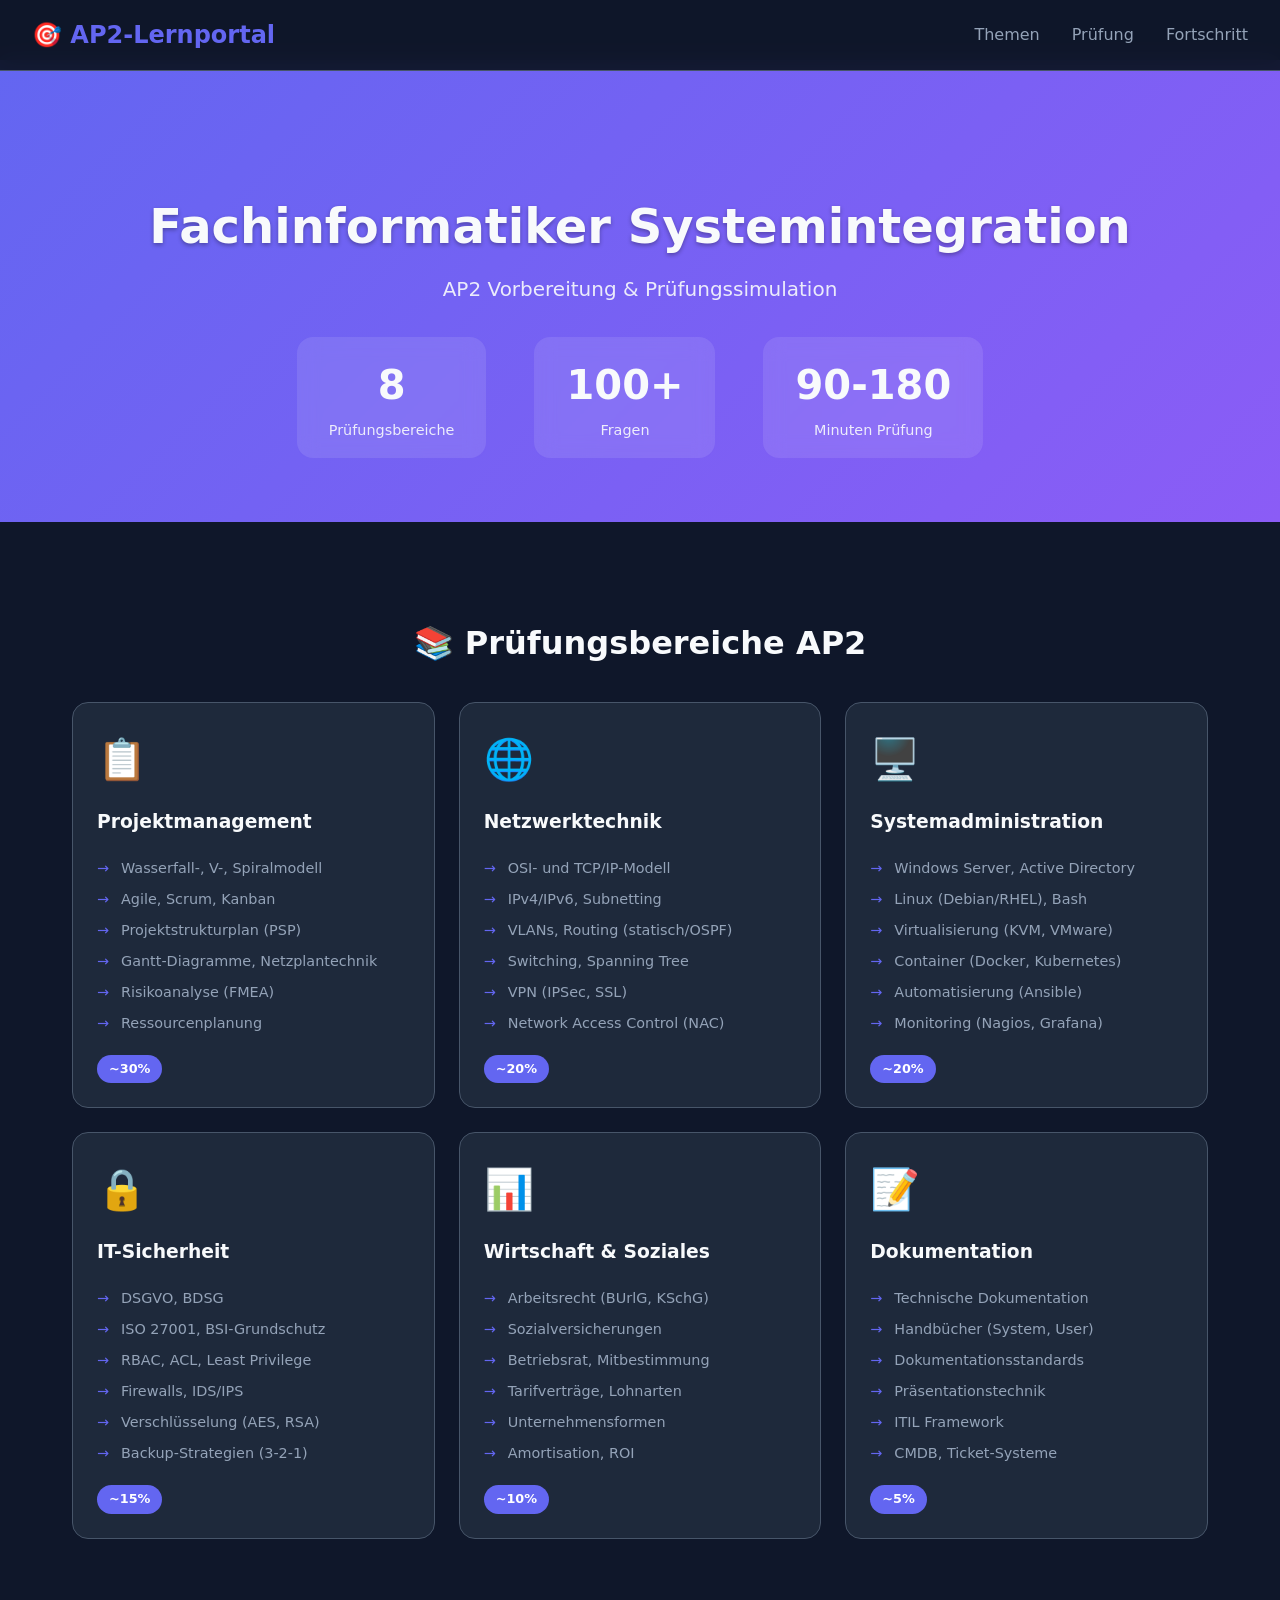
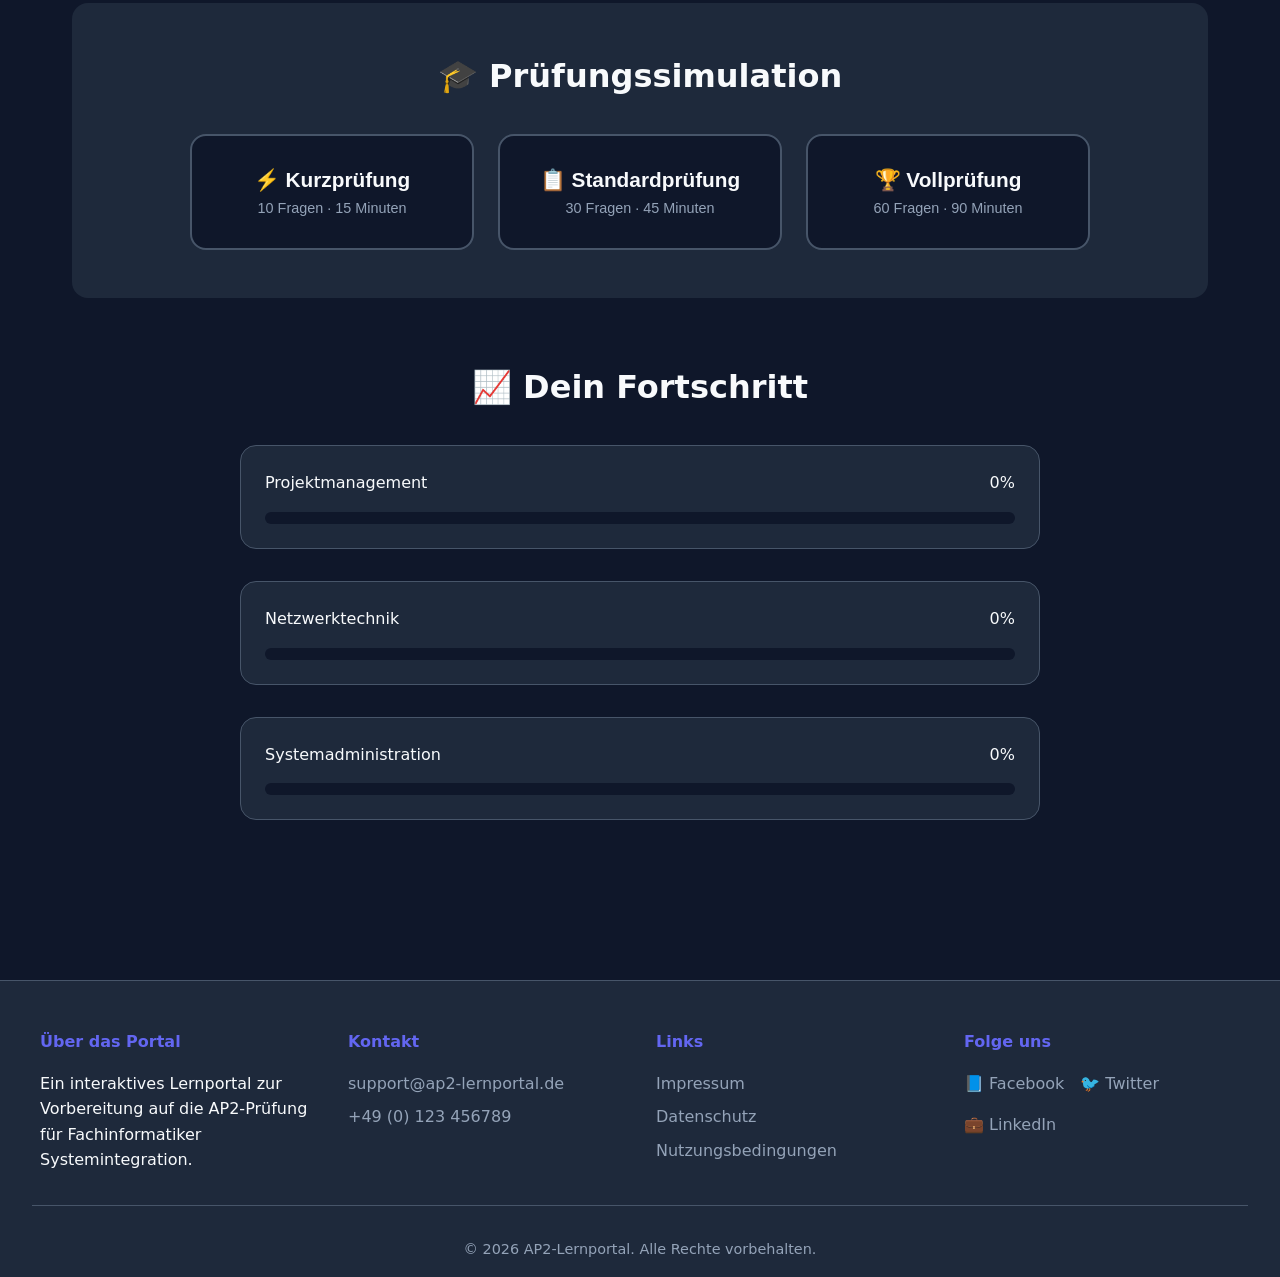
<file: index.html>
<!DOCTYPE html>
<html lang="de">
<head>
    <meta charset="UTF-8">
    <meta name="viewport" content="width=device-width, initial-scale=1.0">
    <meta name="description" content="AP2 Fachinformatiker Systemintegration - Interaktives Lernportal mit Prüfungssimulation und Quiz">
    <meta name="keywords" content="AP2, Fachinformatiker, Systemintegration, Prüfung, Quiz">
    <title>AP2 Fachinformatiker Systemintegration - Lernportal</title>
    <link rel="stylesheet" href="styles.css">
</head>
<body>
    <nav class="navbar">
        <div class="logo">🎯 AP2-Lernportal</div>
        <div class="nav-links">
            <a href="#themen" class="nav-link">Themen</a>
            <a href="#pruefung" class="nav-link">Prüfung</a>
            <a href="#fortschritt" class="nav-link">Fortschritt</a>
        </div>
    </nav>

    <header class="hero">
        <h1>Fachinformatiker Systemintegration</h1>
        <p class="subtitle">AP2 Vorbereitung & Prüfungssimulation</p>
        <div class="hero-stats">
            <div class="stat">
                <span class="stat-number">8</span>
                <span class="stat-label">Prüfungsbereiche</span>
            </div>
            <div class="stat">
                <span class="stat-number">100+</span>
                <span class="stat-label">Fragen</span>
            </div>
            <div class="stat">
                <span class="stat-number">90-180</span>
                <span class="stat-label">Minuten Prüfung</span>
            </div>
        </div>
    </header>

    <main class="container">
        <!-- Themenbereiche -->
        <section id="themen" class="section">
            <h2>📚 Prüfungsbereiche AP2</h2>
            <div class="subjects-grid">
                <div class="subject-card" onclick="startQuiz('projekt')">
                    <div class="subject-icon">📋</div>
                    <h3>Projektmanagement</h3>
                    <ul>
                        <li>Wasserfall-, V-, Spiralmodell</li>
                        <li>Agile, Scrum, Kanban</li>
                        <li>Projektstrukturplan (PSP)</li>
                        <li>Gantt-Diagramme, Netzplantechnik</li>
                        <li>Risikoanalyse (FMEA)</li>
                        <li>Ressourcenplanung</li>
                    </ul>
                    <span class="percentage">~30%</span>
                </div>

                <div class="subject-card" onclick="startQuiz('netzwerk')">
                    <div class="subject-icon">🌐</div>
                    <h3>Netzwerktechnik</h3>
                    <ul>
                        <li>OSI- und TCP/IP-Modell</li>
                        <li>IPv4/IPv6, Subnetting</li>
                        <li>VLANs, Routing (statisch/OSPF)</li>
                        <li>Switching, Spanning Tree</li>
                        <li>VPN (IPSec, SSL)</li>
                        <li>Network Access Control (NAC)</li>
                    </ul>
                    <span class="percentage">~20%</span>
                </div>

                <div class="subject-card" onclick="startQuiz('system')">
                    <div class="subject-icon">🖥️</div>
                    <h3>Systemadministration</h3>
                    <ul>
                        <li>Windows Server, Active Directory</li>
                        <li>Linux (Debian/RHEL), Bash</li>
                        <li>Virtualisierung (KVM, VMware)</li>
                        <li>Container (Docker, Kubernetes)</li>
                        <li>Automatisierung (Ansible)</li>
                        <li>Monitoring (Nagios, Grafana)</li>
                    </ul>
                    <span class="percentage">~20%</span>
                </div>

                <div class="subject-card" onclick="startQuiz('sicherheit')">
                    <div class="subject-icon">🔒</div>
                    <h3>IT-Sicherheit</h3>
                    <ul>
                        <li>DSGVO, BDSG</li>
                        <li>ISO 27001, BSI-Grundschutz</li>
                        <li>RBAC, ACL, Least Privilege</li>
                        <li>Firewalls, IDS/IPS</li>
                        <li>Verschlüsselung (AES, RSA)</li>
                        <li>Backup-Strategien (3-2-1)</li>
                    </ul>
                    <span class="percentage">~15%</span>
                </div>

                <div class="subject-card" onclick="startQuiz('wirtschaft')">
                    <div class="subject-icon">📊</div>
                    <h3>Wirtschaft & Soziales</h3>
                    <ul>
                        <li>Arbeitsrecht (BUrlG, KSchG)</li>
                        <li>Sozialversicherungen</li>
                        <li>Betriebsrat, Mitbestimmung</li>
                        <li>Tarifverträge, Lohnarten</li>
                        <li>Unternehmensformen</li>
                        <li>Amortisation, ROI</li>
                    </ul>
                    <span class="percentage">~10%</span>
                </div>

                <div class="subject-card" onclick="startQuiz('dokumentation')">
                    <div class="subject-icon">📝</div>
                    <h3>Dokumentation</h3>
                    <ul>
                        <li>Technische Dokumentation</li>
                        <li>Handbücher (System, User)</li>
                        <li>Dokumentationsstandards</li>
                        <li>Präsentationstechnik</li>
                        <li>ITIL Framework</li>
                        <li>CMDB, Ticket-Systeme</li>
                    </ul>
                    <span class="percentage">~5%</span>
                </div>
            </div>
        </section>

        <!-- Prüfungssimulation -->
        <section id="pruefung" class="section pruefung-section">
            <h2>🎓 Prüfungssimulation</h2>
            <div class="exam-modes">
                <button class="exam-btn" onclick="startExam('kurz')">
                    <span class="exam-title">⚡ Kurzprüfung</span>
                    <span class="exam-desc">10 Fragen · 15 Minuten</span>
                </button>
                <button class="exam-btn" onclick="startExam('standard')">
                    <span class="exam-title">📋 Standardprüfung</span>
                    <span class="exam-desc">30 Fragen · 45 Minuten</span>
                </button>
                <button class="exam-btn" onclick="startExam('voll')">
                    <span class="exam-title">🏆 Vollprüfung</span>
                    <span class="exam-desc">60 Fragen · 90 Minuten</span>
                </button>
            </div>
        </section>

        <!-- Fortschritt -->
        <section id="fortschritt" class="section">
            <h2>📈 Dein Fortschritt</h2>
            <div class="progress-container">
                <div class="progress-item">
                    <div class="progress-header">
                        <span>Projektmanagement</span>
                        <span id="projekt-percent">0%</span>
                    </div>
                    <div class="progress-bar-full">
                        <div class="progress-bar-fill" id="projekt-bar" style="width: 0%"></div>
                    </div>
                </div>
                <div class="progress-item">
                    <div class="progress-header">
                        <span>Netzwerktechnik</span>
                        <span id="netzwerk-percent">0%</span>
                    </div>
                    <div class="progress-bar-full">
                        <div class="progress-bar-fill" id="netzwerk-bar" style="width: 0%"></div>
                    </div>
                </div>
                <div class="progress-item">
                    <div class="progress-header">
                        <span>Systemadministration</span>
                        <span id="system-percent">0%</span>
                    </div>
                    <div class="progress-bar-full">
                        <div class="progress-bar-fill" id="system-bar" style="width: 0%"></div>
                    </div>
                </div>
            </div>
        </section>
    </main>

    <!-- Quiz Interface -->
    <div id="quiz-modal" class="modal hidden">
        <div class="quiz-container">
            <div class="quiz-header">
                <span id="question-counter">Frage 1/10</span>
                <span id="quiz-timer" class="timer">15:00</span>
                <button class="close-btn" onclick="closeQuiz()">×</button>
            </div>
            <div class="progress-bar">
                <div id="progress-fill" class="progress-fill"></div>
            </div>
            <div id="question-container" class="question-container">
                <!-- Fragen werden hier dynamisch geladen -->
            </div>
            <div id="quiz-controls" class="quiz-controls">
                <button id="prev-btn" class="btn btn-secondary" onclick="prevQuestion()" disabled>← Zurück</button>
                <button id="next-btn" class="btn btn-primary" onclick="nextQuestion()" disabled>Weiter →</button>
            </div>
        </div>
    </div>

    <!-- Ergebnis Modal -->
    <div id="result-modal" class="modal hidden">
        <div class="result-container">
            <h2 id="result-title">Prüfung beendet!</h2>
            <div class="result-score">
                <span id="result-percent">0%</span>
                <span id="result-text">Punkte</span>
            </div>
            <div id="result-feedback" class="result-feedback">
                <!-- Feedback basierend auf Ergebnis -->
            </div>
            <div class="result-details">
                <p><strong>Richtige Antworten:</strong> <span id="correct-count">0</span>/<span id="total-count">0</span></p>
                <p><strong>Zeitaufwand:</strong> <span id="time-spent">0</span> Minuten</p>
            </div>
            <button class="btn btn-primary" onclick="closeResult()">Zurück zur Übersicht</button>
        </div>
    </div>

    <footer class="footer">
        <div class="footer-content">
            <div class="footer-section">
                <h4>Über das Portal</h4>
                <p>Ein interaktives Lernportal zur Vorbereitung auf die AP2-Prüfung für Fachinformatiker Systemintegration.</p>
            </div>
            <div class="footer-section">
                <h4>Kontakt</h4>
                <ul>
                    <li><a href="mailto:support@ap2-lernportal.de">support@ap2-lernportal.de</a></li>
                    <li><a href="tel:+49123456789">+49 (0) 123 456789</a></li>
                </ul>
            </div>
            <div class="footer-section">
                <h4>Links</h4>
                <ul>
                    <li><a href="#">Impressum</a></li>
                    <li><a href="#">Datenschutz</a></li>
                    <li><a href="#">Nutzungsbedingungen</a></li>
                </ul>
            </div>
            <div class="footer-section">
                <h4>Folge uns</h4>
                <div class="social-links">
                    <a href="#">📘 Facebook</a>
                    <a href="#">🐦 Twitter</a>
                    <a href="#">💼 LinkedIn</a>
                </div>
            </div>
        </div>
        <div class="footer-bottom">
            <p>&copy; 2026 AP2-Lernportal. Alle Rechte vorbehalten.</p>
        </div>
    </footer>

    <script src="script.js"></script>
</body>
</html>
</file>
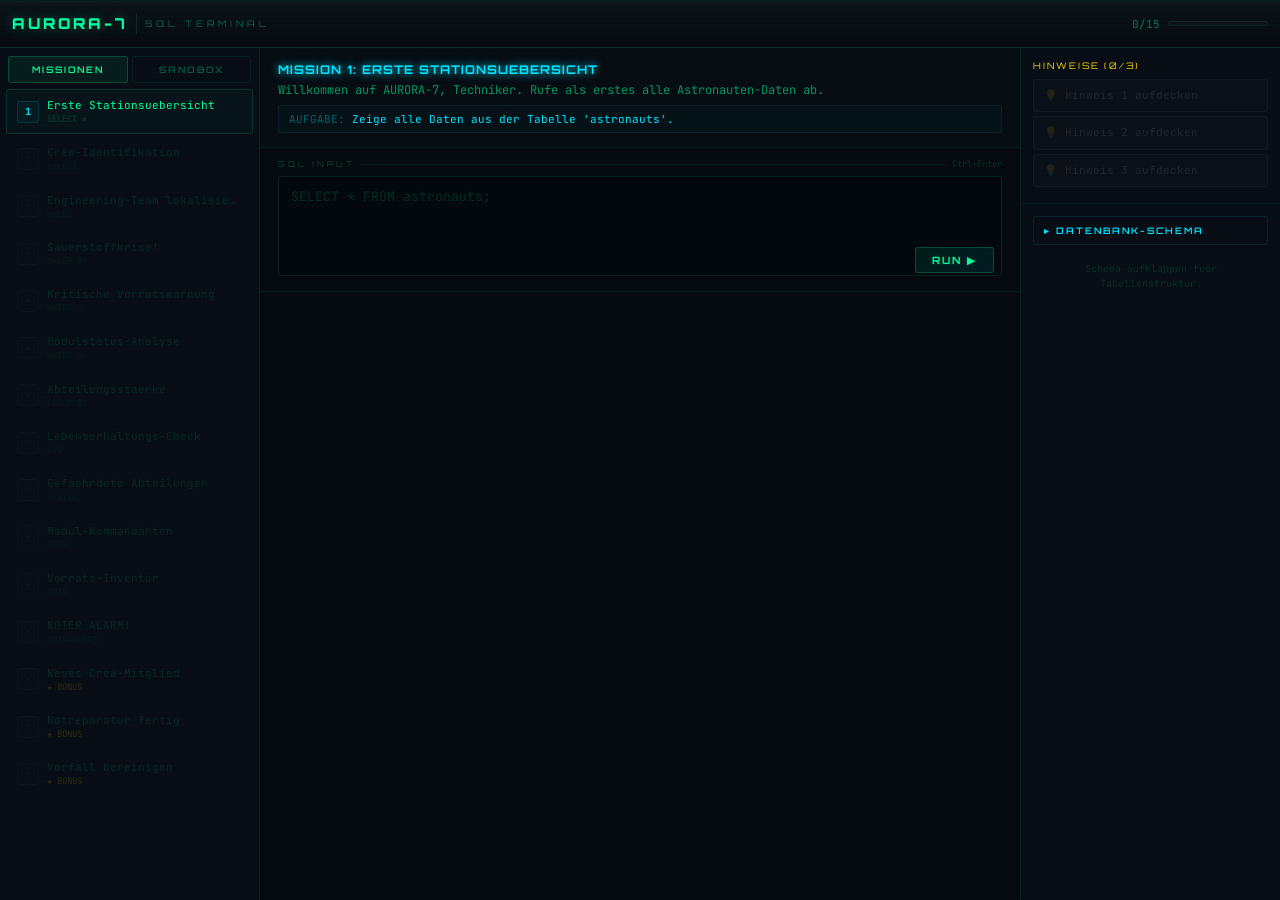
<file: aurora-sql-station.html>
<!DOCTYPE html>
<html lang="de">
<head>
<meta charset="UTF-8">
<meta name="viewport" content="width=device-width, initial-scale=1.0, maximum-scale=1.0, user-scalable=no">
<title>AURORA-7 SQL Space Station</title>
<link href="https://fonts.googleapis.com/css2?family=JetBrains+Mono:wght@400;700&family=Orbitron:wght@400;600;700;900&display=swap" rel="stylesheet">
<style>
:root {
  --g: #00ff9d; --c: #00e5ff; --r: #ff4d4d; --y: #ffd700;
  --bg: #060a10; --bg2: #080c14; --bg3: #070b12; --bg4: #04080e;
  --font: 'JetBrains Mono', monospace; --orb: 'Orbitron', sans-serif;
}
*, *::before, *::after { box-sizing: border-box; margin: 0; padding: 0; }
html, body { height: 100%; overflow: hidden; }
body { background: var(--bg); color: var(--g); font-family: var(--font); }

@keyframes scanmove { 0%{top:-100%} 100%{top:100dvh} }
@keyframes blink { 0%,100%{opacity:1} 50%{opacity:0} }
@keyframes fadeUp { from{opacity:0;transform:translateY(8px)} to{opacity:1;transform:translateY(0)} }
@keyframes glow { 0%,100%{box-shadow:0 0 4px #00ff9d40} 50%{box-shadow:0 0 20px #00ff9d60,0 0 40px #00ff9d20} }
@keyframes shake { 0%,100%{transform:translateX(0)} 20%,60%{transform:translateX(-3px)} 40%,80%{transform:translateX(3px)} }

::-webkit-scrollbar { width: 5px; height: 5px; }
::-webkit-scrollbar-track { background: transparent; }
::-webkit-scrollbar-thumb { background: #00ff9d20; border-radius: 3px; }
::-webkit-scrollbar-thumb:hover { background: #00ff9d40; }

/* ── BOOT ── */
#boot-screen {
  position: fixed; inset: 0; z-index: 10000; background: var(--bg);
  display: flex; align-items: center; justify-content: center; flex-direction: column; gap: 16px;
}
#boot-screen .title { font-family: var(--orb); font-size: 24px; font-weight: 900; color: var(--g); text-shadow: 0 0 30px #00ff9d60; letter-spacing: 4px; }
#boot-screen .sub { font-size: 12px; color: #00ff9d60; animation: blink 1s infinite; }

/* ── APP SHELL ── */
#app {
  display: none; width: 100vw; height: 100dvh;
  flex-direction: column; overflow: hidden; position: relative;
}
#app.visible { display: flex; }

/* Scanline */
.scanline { position: fixed; inset: 0; pointer-events: none; z-index: 9999; background: repeating-linear-gradient(0deg,transparent,transparent 2px,rgba(0,255,157,0.012) 2px,rgba(0,255,157,0.012) 4px); }
.scanline::after { content:''; position:absolute; left:0; right:0; height:3px; background:linear-gradient(transparent,rgba(0,255,157,0.06),transparent); animation:scanmove 5s linear infinite; }

/* ── HEADER ── */
header {
  height: 48px; min-height: 48px; background: linear-gradient(180deg,#0c1219,var(--bg));
  border-bottom: 1px solid #00ff9d20; display: flex; align-items: center;
  padding: 0 12px; gap: 8px; z-index: 10; flex-shrink: 0;
}
header .logo { font-family: var(--orb); font-size: 15px; font-weight: 900; color: var(--g); text-shadow: 0 0 12px #00ff9d50; letter-spacing: 3px; }
header .sep { width: 1px; height: 20px; background: #00ff9d20; }
header .label { font-family: var(--orb); font-size: 9px; color: #00ff9d60; letter-spacing: 4px; }
header .spacer { flex: 1; }
header .count { font-size: 11px; color: #00ff9d70; }
.progress-bar { width: 100px; height: 5px; background: #0d1117; border-radius: 3px; border: 1px solid #00ff9d15; overflow: hidden; }
.progress-fill { height: 100%; background: linear-gradient(90deg,var(--g),var(--c)); border-radius: 3px; transition: width 0.4s; box-shadow: 0 0 6px #00ff9d50; }

/* ── MAIN ── */
#main { flex: 1; display: flex; overflow: hidden; }

/* Panels */
.panel { display: flex; flex-direction: column; overflow: hidden; background: var(--bg2); }
#panel-left { width: 260px; min-width: 260px; border-right: 1px solid #00ff9d12; }
#panel-center { flex: 1; min-width: 0; background: var(--bg); }
#panel-right { width: 260px; min-width: 260px; border-left: 1px solid #00ff9d12; }

/* ── MISSION LIST ── */
.mode-tabs { display: flex; padding: 8px 8px 0; gap: 4px; flex-shrink: 0; }
.mode-tab {
  flex: 1; padding: 7px 0; border-radius: 3px; cursor: pointer; font-family: var(--orb);
  font-size: 9px; letter-spacing: 2px; font-weight: 600; border: 1px solid #00ff9d15;
  background: transparent; color: #00ff9d50; transition: all 0.12s; text-align: center;
}
.mode-tab.active-missions { background: #00ff9d12; border-color: #00ff9d35; color: var(--g); }
.mode-tab.active-sandbox { background: #00e5ff12; border-color: #00e5ff35; color: var(--c); }

.mission-list { flex: 1; overflow-y: auto; padding: 6px; -webkit-overflow-scrolling: touch; }
.mission-btn {
  width: 100%; padding: 8px 10px; margin-bottom: 2px; background: transparent;
  border: 1px solid transparent; border-radius: 3px; cursor: pointer; text-align: left;
  font-family: var(--font); display: flex; align-items: center; gap: 8px;
  transition: all 0.12s; outline: none; color: inherit;
}
.mission-btn:disabled { cursor: not-allowed; opacity: 0.3; }
.mission-btn.active { background: #00ff9d08; border-color: #00ff9d25; }
.mission-badge {
  width: 22px; height: 22px; min-width: 22px; border-radius: 3px;
  display: flex; align-items: center; justify-content: center;
  font-size: 10px; font-weight: 700;
}
.mission-badge.done { background: #00ff9d15; border: 1px solid #00ff9d40; color: var(--g); }
.mission-badge.locked { background: #ffffff06; border: 1px solid #ffffff10; color: #ffffff25; }
.mission-badge.open { background: #00e5ff08; border: 1px solid #00e5ff25; color: var(--c); }
.mission-title { font-size: 11px; color: #00ff9d60; line-height: 1.3; overflow: hidden; text-overflow: ellipsis; white-space: nowrap; }
.mission-btn.active .mission-title { color: var(--g); }
.mission-btn .mission-title.done-title { color: #00ff9d70; }
.mission-cat { font-size: 9px; color: #00ff9d30; margin-top: 1px; }
.mission-cat.bonus { color: #ffd70080; }

/* ── TERMINAL ── */
.story-box {
  padding: 14px 18px; border-bottom: 1px solid #00ff9d12; background: var(--bg3);
  animation: fadeUp 0.25s; flex-shrink: 0;
}
.story-title {
  font-family: var(--orb); font-size: 12px; font-weight: 700; letter-spacing: 1px; margin-bottom: 4px;
  text-shadow: 0 0 8px currentColor;
}
.story-title.cyan { color: var(--c); }
.story-title.gold { color: var(--y); }
.story-text { font-size: 12px; color: #00ff9d90; line-height: 1.5; margin-bottom: 6px; }
.task-box {
  font-size: 11px; color: var(--c); padding: 6px 10px; background: #00e5ff06;
  border: 1px solid #00e5ff18; border-radius: 3px;
}
.task-box .lbl { color: #00e5ff60; }

.sandbox-bar {
  padding: 14px 18px; border-bottom: 1px solid #00e5ff15; background: var(--bg3);
  display: flex; align-items: center; justify-content: space-between; flex-shrink: 0;
}
.sandbox-bar .s-title { font-family: var(--orb); font-size: 12px; font-weight: 700; color: var(--c); letter-spacing: 1px; }
.sandbox-bar .s-sub { font-size: 11px; color: #00e5ff60; margin-top: 2px; }
.btn-reset {
  padding: 5px 10px; background: #ff4d4d08; border: 1px solid #ff4d4d25;
  color: var(--r); font-family: var(--font); font-size: 10px; border-radius: 3px; cursor: pointer; flex-shrink: 0;
}

.editor-wrap { padding: 10px 18px; border-bottom: 1px solid #00ff9d12; flex-shrink: 0; }
.editor-header { display: flex; align-items: center; margin-bottom: 6px; gap: 6px; }
.editor-header .lbl { font-family: var(--orb); font-size: 8px; color: #00ff9d40; letter-spacing: 3px; }
.editor-header .line { flex: 1; height: 1px; background: #00ff9d10; }
.editor-header .shortcut { font-size: 9px; color: #00ff9d25; }
.editor-box { position: relative; }
#sql-input {
  width: 100%; height: 100px; background: var(--bg4); border: 1px solid #00ff9d18;
  border-radius: 3px; padding: 10px 12px; color: var(--g); font-family: var(--font);
  font-size: 13px; line-height: 1.5; resize: none; outline: none; caret-color: var(--g);
  transition: border-color 0.2s; -webkit-appearance: none;
}
#sql-input.error { border-color: #ff4d4d50; animation: shake 0.35s ease; }
#sql-input::placeholder { color: #00ff9d25; }
.btn-run {
  position: absolute; bottom: 8px; right: 8px; padding: 6px 16px;
  background: linear-gradient(135deg,#00ff9d15,#00e5ff15); border: 1px solid #00ff9d35;
  color: var(--g); font-family: var(--orb); font-size: 10px; font-weight: 700;
  letter-spacing: 2px; border-radius: 3px; cursor: pointer; text-shadow: 0 0 6px #00ff9d30;
  -webkit-tap-highlight-color: transparent;
}
.btn-run:active { transform: scale(0.97); }

.output-area { flex: 1; overflow: auto; padding: 10px 18px; -webkit-overflow-scrolling: touch; }

/* Result cards */
.card-success {
  padding: 12px 14px; margin-bottom: 10px; background: #00ff9d06;
  border: 1px solid #00ff9d25; border-radius: 3px; animation: glow 2s ease-in-out 3;
}
.card-success .c-title { font-family: var(--orb); font-size: 10px; font-weight: 700; color: var(--g); letter-spacing: 2px; margin-bottom: 4px; }
.card-success .c-text { font-size: 12px; color: #00ff9d90; line-height: 1.4; }
.card-success .trophy { margin-top: 8px; color: var(--y); font-family: var(--orb); font-size: 12px; text-shadow: 0 0 10px #ffd70040; }
.btn-next {
  margin-top: 8px; padding: 6px 14px; background: #00ff9d10; border: 1px solid #00ff9d25;
  color: var(--g); font-family: var(--font); font-size: 11px; border-radius: 3px; cursor: pointer;
  -webkit-tap-highlight-color: transparent;
}

.card-error {
  padding: 12px 14px; margin-bottom: 10px; background: #ff4d4d06;
  border: 1px solid #ff4d4d25; border-radius: 3px; animation: fadeUp 0.2s;
}
.card-error .c-title { font-family: var(--orb); font-size: 9px; color: var(--r); letter-spacing: 2px; margin-bottom: 3px; }
.card-error .c-text { font-size: 12px; color: #ff4d4d90; line-height: 1.4; }

.card-modify {
  padding: 12px 14px; background: #00e5ff06; border: 1px solid #00e5ff18;
  border-radius: 3px; animation: fadeUp 0.2s;
}
.card-modify .c-title { font-family: var(--orb); font-size: 9px; color: var(--c); letter-spacing: 2px; }
.card-modify .c-text { font-size: 12px; color: #00e5ff80; margin-top: 3px; }

.result-label { font-family: var(--orb); font-size: 8px; color: #00ff9d40; letter-spacing: 3px; margin-bottom: 6px; }
.result-wrap { overflow: auto; border: 1px solid #00ff9d12; border-radius: 3px; -webkit-overflow-scrolling: touch; animation: fadeUp 0.2s; }
.result-table { width: 100%; border-collapse: collapse; font-size: 12px; }
.result-table th {
  padding: 7px 10px; text-align: left; background: #00ff9d06; border-bottom: 1px solid #00ff9d15;
  color: var(--c); font-weight: 400; font-size: 10px; letter-spacing: 1px; font-family: var(--orb);
  white-space: nowrap; position: sticky; top: 0; z-index: 1;
}
.result-table td {
  padding: 5px 10px; border-bottom: 1px solid #00ff9d06; color: #00ff9d80; white-space: nowrap;
}
.result-table td.null-val { color: #ff4d4d50; }
.result-table tr:nth-child(even) { background: #00ff9d03; }
.result-table .empty-row td { padding: 16px; text-align: center; color: #00ff9d30; font-style: italic; }

/* ── HELP PANEL ── */
.hints-section { padding: 12px; border-bottom: 1px solid #00ff9d12; flex-shrink: 0; }
.hints-title { font-family: var(--orb); font-size: 9px; color: var(--y); letter-spacing: 2px; margin-bottom: 8px; }
.hint-item {
  padding: 8px 10px; margin-bottom: 4px; border-radius: 3px;
  font-size: 11px; line-height: 1.4; transition: all 0.15s; word-break: break-word;
}
.hint-item.revealed { background: #ffd70006; border: 1px solid #ffd70018; color: #ffd70090; }
.hint-item.hidden { background: #ffffff04; border: 1px solid #ffffff08; color: #ffffff18; cursor: pointer; }

.schema-section { flex: 1; overflow: auto; padding: 12px; -webkit-overflow-scrolling: touch; }
.btn-schema {
  width: 100%; padding: 8px 10px; border: 1px solid #00e5ff18; color: var(--c);
  font-family: var(--orb); font-size: 9px; letter-spacing: 2px; border-radius: 3px;
  cursor: pointer; margin-bottom: 8px; text-align: left; font-weight: 600; background: transparent;
}
.btn-schema.open { background: #00e5ff08; }
.schema-card { margin-bottom: 8px; border: 1px solid #00ff9d10; border-radius: 3px; overflow: hidden; }
.schema-card .s-header {
  padding: 6px 10px; background: #00ff9d06; font-family: var(--orb); font-size: 10px;
  color: var(--g); letter-spacing: 1px; display: flex; justify-content: space-between;
}
.schema-card .s-header .s-count { color: #00ff9d35; font-size: 9px; }
.schema-card .s-cols { padding: 4px 10px; }
.schema-card .s-col { font-size: 10px; padding: 2px 0; color: #00ff9d65; display: flex; justify-content: space-between; }
.schema-card .s-col .s-type { color: #00e5ff40; font-size: 9px; }
.schema-card .s-sample { border-top: 1px solid #00ff9d06; padding: 4px 10px; overflow: auto; }
.schema-card .s-sample .s-lbl { font-size: 8px; color: #00ff9d25; letter-spacing: 1px; margin-bottom: 3px; }
.schema-card .s-sample td { padding: 1px 3px; color: #00ff9d40; white-space: nowrap; font-size: 9px; max-width: 70px; overflow: hidden; text-overflow: ellipsis; }
.schema-note { font-size: 10px; color: #00ff9d25; padding: 8px; text-align: center; line-height: 1.5; }

/* ── MOBILE BOTTOM NAV ── */
#mobile-nav {
  display: none; height: 56px; min-height: 56px; background: linear-gradient(0deg,#080c14,#0a0f17);
  border-top: 1px solid #00ff9d20; align-items: center; justify-content: space-around;
  padding: 0 8px; padding-bottom: env(safe-area-inset-bottom, 0px); z-index: 10; flex-shrink: 0;
}
.nav-tab {
  flex: 1; display: flex; flex-direction: column; align-items: center; justify-content: center;
  gap: 3px; padding: 6px 0; background: transparent; border: none; color: #00ff9d40;
  font-family: var(--orb); font-size: 8px; letter-spacing: 1px; cursor: pointer;
  -webkit-tap-highlight-color: transparent; transition: color 0.15s; position: relative;
}
.nav-tab.active { color: var(--g); }
.nav-tab.active::before {
  content: ''; position: absolute; top: 0; left: 25%; right: 25%;
  height: 2px; background: var(--g); border-radius: 1px; box-shadow: 0 0 6px #00ff9d60;
}
.nav-tab .icon { font-size: 18px; line-height: 1; }

/* ── RESPONSIVE ── */
@media (max-width: 768px) {
  header { height: 44px; min-height: 44px; }
  header .logo { font-size: 13px; letter-spacing: 2px; }
  header .sep, header .label { display: none; }
  .progress-bar { width: 60px; }

  #main { flex-direction: column; }
  #panel-left, #panel-right { display: none; }
  #panel-center { flex: 1; }

  #app.mobile-missions #panel-center { display: none; }
  #app.mobile-missions #panel-left { display: flex; width: 100%; min-width: 0; border: none; flex: 1; }

  #app.mobile-help #panel-center { display: none; }
  #app.mobile-help #panel-right { display: flex; width: 100%; min-width: 0; border: none; flex: 1; }

  #mobile-nav { display: flex; }

  .story-box { padding: 12px 14px; }
  .story-title { font-size: 11px; }
  .story-text { font-size: 11px; }
  .task-box { font-size: 11px; }
  .sandbox-bar { padding: 12px 14px; }
  .editor-wrap { padding: 10px 14px; }
  #sql-input { height: 80px; padding: 10px 10px 36px; }
  .editor-header .shortcut { display: none; }
  .output-area { padding: 10px 14px; }
  .result-table { font-size: 11px; }
  .result-table th { padding: 6px 8px; font-size: 9px; }
  .result-table td { padding: 4px 8px; }
  .mission-btn { padding: 10px 12px; }
  .mission-title { font-size: 12px; }
  .hint-item { font-size: 12px; }
  .btn-run { padding: 8px 16px; font-size: 11px; }
}
</style>
</head>
<body>

<!-- BOOT SCREEN -->
<div id="boot-screen">
  <div class="title">AURORA-7</div>
  <div class="sub">Terminal wird initialisiert...</div>
</div>

<!-- APP -->
<div id="app">
  <div class="scanline"></div>

  <header>
    <div class="logo">AURORA-7</div>
    <div class="sep"></div>
    <div class="label">SQL TERMINAL</div>
    <div class="spacer"></div>
    <span class="count" id="hdr-count">0/15</span>
    <div class="progress-bar"><div class="progress-fill" id="hdr-progress" style="width:0%"></div></div>
  </header>

  <div id="main">
    <!-- LEFT: Missions -->
    <div class="panel" id="panel-left">
      <div class="mode-tabs">
        <button class="mode-tab active-missions" id="tab-missions" onclick="setMode(false)">MISSIONEN</button>
        <button class="mode-tab" id="tab-sandbox" onclick="setMode(true)">SANDBOX</button>
      </div>
      <div class="mission-list" id="mission-list"></div>
    </div>

    <!-- CENTER: Terminal -->
    <div class="panel" id="panel-center">
      <div id="story-area"></div>
      <div class="editor-wrap">
        <div class="editor-header">
          <span class="lbl">SQL INPUT</span>
          <div class="line"></div>
          <span class="shortcut">Ctrl+Enter</span>
        </div>
        <div class="editor-box">
          <textarea id="sql-input" spellcheck="false" autocapitalize="none" autocorrect="off" placeholder="SELECT * FROM astronauts;"></textarea>
          <button class="btn-run" onclick="runQuery()">RUN ▶</button>
        </div>
      </div>
      <div class="output-area" id="output-area"></div>
    </div>

    <!-- RIGHT: Help -->
    <div class="panel" id="panel-right">
      <div id="hints-area"></div>
      <div class="schema-section" id="schema-area"></div>
    </div>
  </div>

  <!-- MOBILE NAV -->
  <nav id="mobile-nav">
    <button class="nav-tab active" data-tab="terminal" onclick="setMobileTab('terminal')">
      <span class="icon">⌨</span>TERMINAL
    </button>
    <button class="nav-tab" data-tab="missions" onclick="setMobileTab('missions')">
      <span class="icon">🎯</span>MISSIONEN
    </button>
    <button class="nav-tab" data-tab="help" onclick="setMobileTab('help')">
      <span class="icon">📋</span>HILFE
    </button>
  </nav>
</div>

<script>
// ═══════════════════════════════════════════════════════════════
// AURORA-7 SQL SPACE STATION - Standalone Vanilla JS
// ═══════════════════════════════════════════════════════════════

// ─── AUDIO ──────────────────────────────────────────────────────
const Audio = (() => {
  let ctx = null;
  const getCtx = () => { if (!ctx) ctx = new (window.AudioContext || window.webkitAudioContext)(); return ctx; };
  const play = (f,d,t="square",v=0.06) => { try { const c=getCtx(),o=c.createOscillator(),g=c.createGain(); o.type=t;o.frequency.value=f; g.gain.setValueAtTime(v,c.currentTime); g.gain.exponentialRampToValueAtTime(0.001,c.currentTime+d); o.connect(g);g.connect(c.destination); o.start();o.stop(c.currentTime+d); } catch(e){} };
  return {
    success:()=>{play(523,.1);setTimeout(()=>play(659,.1),100);setTimeout(()=>play(784,.15),200)},
    error:()=>{play(200,.15,"sawtooth",.05);setTimeout(()=>play(150,.2,"sawtooth",.05),150)},
    click:()=>play(800,.05,"sine",.03),
    hint:()=>play(440,.1,"sine",.04),
    boot:()=>{for(let i=0;i<5;i++) setTimeout(()=>play(300+i*100,.08,"sine",.03),i*60)}
  };
})();

// ─── DATABASE ───────────────────────────────────────────────────
const INIT_DB = {
  astronauts:{columns:["id","name","rank","department","age","oxygen_level"],types:["INT","TEXT","TEXT","TEXT","INT","INT"],rows:[[1,"Elena Voss","Commander","Command",42,98],[2,"Jin Tanaka","Lieutenant","Engineering",35,75],[3,"Amir Hassan","Specialist","Medical",29,92],[4,"Sara Chen","Technician","Engineering",31,68],[5,"Oleg Petrov","Sergeant","Security",38,88],[6,"Mia Torres","Specialist","Science",27,95],[7,"Karl Weber","Technician","Engineering",33,55],[8,"Lena Okafor","Lieutenant","Medical",36,90],[9,"Yuki Sato","Specialist","Science",28,82],[10,"Dmitri Volkov","Sergeant","Security",41,70]]},
  modules:{columns:["id","name","status","capacity","commander_id"],types:["INT","TEXT","TEXT","INT","INT"],rows:[[1,"Alpha Hub","online",20,1],[2,"Beta Lab","online",12,6],[3,"Gamma Dock","maintenance",8,5],[4,"Delta Quarters","online",30,1],[5,"Epsilon Medbay","critical",10,8],[6,"Zeta Storage","offline",50,2]]},
  supplies:{columns:["id","item_name","quantity","unit","module_id","expiry_date"],types:["INT","TEXT","INT","TEXT","INT","TEXT"],rows:[[1,"Oxygen Tanks",150,"units",1,"2026-12-01"],[2,"Food Rations",80,"kg",4,"2026-06-15"],[3,"Medical Kits",12,"units",5,"2027-03-01"],[4,"Spare Parts",200,"units",6,"2030-01-01"],[5,"Water Filters",5,"units",3,"2026-04-01"],[6,"Battery Cells",45,"units",6,"2028-06-01"],[7,"Antibiotics",3,"units",5,"2026-05-10"],[8,"Fuel Rods",20,"units",3,"2029-01-01"],[9,"Protein Packs",15,"kg",4,"2026-03-20"],[10,"Cooling Fluid",8,"liters",2,"2027-09-01"]]},
  missions:{columns:["id","title","status","assigned_to","priority","launch_date"],types:["INT","TEXT","TEXT","INT","INT","TEXT"],rows:[[1,"Hull Inspection","completed",2,3,"2026-01-15"],[2,"Satellite Repair","active",4,5,"2026-02-20"],[3,"Supply Run","pending",5,2,"2026-03-10"],[4,"Lab Experiment","active",6,4,"2026-02-01"],[5,"Medical Scan","completed",3,1,"2026-01-20"],[6,"Module Repair","active",7,5,"2026-02-25"],[7,"Data Relay","pending",9,3,"2026-04-01"]]},
  incidents:{columns:["id","description","severity","module_id","reported_by","resolved"],types:["INT","TEXT","INT","INT","INT","INT"],rows:[[1,"Oxygen leak in ventilation shaft",5,5,3,0],[2,"Power fluctuation in lab equipment",3,2,6,1],[3,"Door seal malfunction",4,3,5,0],[4,"Temperature anomaly in quarters",2,4,1,1],[5,"Communication array interference",4,1,2,0],[6,"Water recycler failure",5,5,8,0],[7,"Minor hull vibration",1,6,10,1]]}
};

// ─── MISSIONS ───────────────────────────────────────────────────
const MISSIONS=[
  {id:1,title:"Erste Stationsuebersicht",category:"SELECT *",story:"Willkommen auf AURORA-7, Techniker. Rufe als erstes alle Astronauten-Daten ab.",success:"Crew-Manifest geladen. 10 Besatzungsmitglieder identifiziert.",task:"Zeige alle Daten aus der Tabelle 'astronauts'.",hints:["SELECT * waehlt alle Spalten.","FROM astronauts gibt die Tabelle an.","SELECT * FROM astronauts"],validate:r=>r.type==="result"&&r.columns.length>=6&&r.rows.length===10},
  {id:2,title:"Crew-Identifikation",category:"SELECT",story:"Commander Voss braucht nur Namen und Raenge fuer den Rapport.",success:"Rapport-Liste generiert.",task:"Zeige nur 'name' und 'rank' aller Astronauten.",hints:["Einzelne Spalten statt * angeben.","SELECT name, rank FROM ...","SELECT name, rank FROM astronauts"],validate:r=>r.type==="result"&&r.columns.length===2&&r.rows.length===10},
  {id:3,title:"Engineering-Team lokalisieren",category:"WHERE",story:"Alarm! Leck im Maschinenraum! Finde alle Ingenieure.",success:"Team lokalisiert! Jin, Sara und Karl sind unterwegs.",task:"Zeige alle Astronauten im Department 'Engineering'.",hints:["WHERE filtert Ergebnisse.","Text in '': WHERE department = 'Engineering'","SELECT * FROM astronauts WHERE department = 'Engineering'"],validate:r=>r.type==="result"&&r.rows.length===3},
  {id:4,title:"Sauerstoffkrise!",category:"ORDER BY",story:"Kritische O2-Werte! Sortiere die Crew nach Sauerstofflevel.",success:"Karl Weber hat den niedrigsten O2-Level. Medizinisches Team alarmiert!",task:"Alle Astronauten sortiert nach oxygen_level (aufsteigend).",hints:["ORDER BY sortiert Ergebnisse.","ASC = aufsteigend.","SELECT * FROM astronauts ORDER BY oxygen_level ASC"],validate:r=>{if(r.type!=="result"||r.rows.length!==10)return false;const idx=r.columns.findIndex(c=>c.toLowerCase().includes("oxygen"));return idx>=0&&r.rows.every((row,i)=>i===0||row[idx]>=r.rows[i-1][idx])}},
  {id:5,title:"Kritische Vorratswarnung",category:"WHERE <",story:"Niedrige Bestaende! Finde Vorraete mit Menge unter 10.",success:"Wasserfilter und Antibiotika fast leer! Versorgungsmission eingeleitet.",task:"Zeige supplies mit quantity < 10.",hints:["WHERE quantity < 10","Tabelle: 'supplies'","SELECT * FROM supplies WHERE quantity < 10"],validate:r=>{if(r.type!=="result"||r.rows.length===0)return false;const qi=r.columns.findIndex(c=>c.toLowerCase()==="quantity");return qi>=0&&r.rows.every(row=>row[qi]<10)}},
  {id:6,title:"Modulstatus-Analyse",category:"WHERE !=",story:"Welche Module sind NICHT online? Finde alle problematischen Module.",success:"Drei Module mit Problemen identifiziert.",task:"Module mit Status NICHT 'online'.",hints:["!= fuer 'nicht gleich'.","WHERE status != 'online'","SELECT * FROM modules WHERE status != 'online'"],validate:r=>r.type==="result"&&r.rows.length===3},
  {id:7,title:"Abteilungsstaerke",category:"GROUP BY",story:"Wie viele Crew-Mitglieder hat jede Abteilung?",success:"Statistik erstellt. Engineering fuehrt.",task:"Zaehle Astronauten pro Department.",hints:["GROUP BY gruppiert Zeilen.","COUNT(*) zaehlt pro Gruppe.","SELECT department, COUNT(*) FROM astronauts GROUP BY department"],validate:r=>r.type==="result"&&r.rows.length>=4&&r.columns.length>=2},
  {id:8,title:"Lebenserhaltungs-Check",category:"AVG",story:"Berechne den Durchschnitt aller Sauerstofflevel.",success:"O2-Durchschnitt berechnet.",task:"Durchschnittlicher oxygen_level aller Astronauten.",hints:["AVG() fuer Durchschnitt.","AS benennt das Ergebnis.","SELECT AVG(oxygen_level) FROM astronauts"],validate:r=>r.type==="result"&&r.rows.length===1&&r.rows[0][0]!=null},
  {id:9,title:"Gefaehrdete Abteilungen",category:"HAVING",story:"Welche Abteilungen haben Durchschnitts-O2 unter 80?",success:"Kritische Abteilung identifiziert!",task:"Departments mit AVG(oxygen_level) < 80.",hints:["GROUP BY + AVG + HAVING","HAVING filtert Gruppen.","SELECT department, AVG(oxygen_level) FROM astronauts GROUP BY department HAVING AVG(oxygen_level) < 80"],validate:r=>r.type==="result"&&r.rows.length>=1},
  {id:10,title:"Modul-Kommandanten",category:"JOIN",story:"Welcher Commander ist fuer welches Modul verantwortlich?",success:"Commander-Zuordnung erstellt!",task:"modules JOIN astronauts (commander_id = id). Modulname + Commander-Name.",hints:["JOIN verbindet Tabellen.","ON modules.commander_id = astronauts.id","SELECT modules.name, astronauts.name FROM modules JOIN astronauts ON modules.commander_id = astronauts.id"],validate:r=>r.type==="result"&&r.rows.length>=5&&r.columns.length>=2},
  {id:11,title:"Vorrats-Inventur",category:"JOIN",story:"Welche Vorraete sind in welchem Modul?",success:"Inventur abgeschlossen!",task:"item_name, quantity und Modulname aus supplies + modules.",hints:["JOIN ueber module_id = id","supplies.module_id = modules.id","SELECT supplies.item_name, supplies.quantity, modules.name FROM supplies JOIN modules ON supplies.module_id = modules.id"],validate:r=>r.type==="result"&&r.rows.length>=8&&r.columns.length>=3},
  {id:12,title:"ROTER ALARM!",category:"JOIN+WHERE",story:"Ungeloeste Vorfaelle mit Schweregrad >= 4 plus Modulname finden!",success:"Kritische Vorfaelle priorisiert! Du hast die Station gerettet!",task:"Incidents (resolved=0, severity>=4) mit Modulname.",hints:["JOIN incidents + modules","WHERE resolved = 0 AND severity >= 4","SELECT incidents.description, incidents.severity, modules.name FROM incidents JOIN modules ON incidents.module_id = modules.id WHERE incidents.resolved = 0 AND incidents.severity >= 4"],validate:r=>r.type==="result"&&r.rows.length>=2&&r.columns.length>=2},
  {id:13,title:"Neues Crew-Mitglied",category:"INSERT",bonus:true,modifiesDb:true,story:"Rettungskapsel! Fuege Alex Nova ein (id=11, Cadet, Science, 24, O2=99).",success:"Willkommen an Bord, Cadet Nova!",task:"INSERT INTO astronauts ... VALUES (11, 'Alex Nova', 'Cadet', 'Science', 24, 99)",hints:["INSERT INTO tabelle (spalten) VALUES (werte)","Text in '', Zahlen ohne.","INSERT INTO astronauts (id, name, rank, department, age, oxygen_level) VALUES (11, 'Alex Nova', 'Cadet', 'Science', 24, 99)"],validate:r=>r.type==="modify"&&r.message.includes("eingefuegt")},
  {id:14,title:"Notreparatur fertig",category:"UPDATE",bonus:true,modifiesDb:true,story:"Gamma Dock (id=3) ist repariert! Status auf 'online' setzen.",success:"Gamma Dock wieder online!",task:"UPDATE modules SET status = 'online' WHERE id = 3",hints:["UPDATE tabelle SET spalte = wert WHERE ...","WHERE nicht vergessen!","UPDATE modules SET status = 'online' WHERE id = 3"],validate:r=>r.type==="modify"&&r.message.includes("aktualisiert")},
  {id:15,title:"Vorfall bereinigen",category:"DELETE",bonus:true,modifiesDb:true,story:"Geloester Vorfall id=7 aus dem Log entfernen.",success:"Log bereinigt! Alle Missionen geschafft!",task:"DELETE FROM incidents WHERE id = 7",hints:["DELETE FROM tabelle WHERE ...","Ohne WHERE = ALLES weg!","DELETE FROM incidents WHERE id = 7"],validate:r=>r.type==="modify"&&r.message.includes("geloescht")}
];

// ─── SQL ENGINE (Tokenizer + Parser + Executor) ─────────────────
function tokenize(sql){const tokens=[];let i=0;const s=sql.trim();while(i<s.length){if(/\s/.test(s[i])){i++;continue}if(s[i]==='-'&&s[i+1]==='-'){while(i<s.length&&s[i]!=='\n')i++;continue}if(s[i]==="'"||s[i]==='"'){const q=s[i];let val="";i++;while(i<s.length&&s[i]!==q){val+=s[i];i++}if(i>=s.length)throw new Error("Station-Alert: Nicht geschlossener String.");i++;tokens.push({type:"STRING",value:val});continue}if(/[0-9]/.test(s[i])||(s[i]==='-'&&i+1<s.length&&/[0-9]/.test(s[i+1])&&(tokens.length===0||['OPERATOR','COMMA','LPAREN','KEYWORD'].includes(tokens[tokens.length-1].type)))){let num=s[i];i++;while(i<s.length&&/[0-9.]/.test(s[i])){num+=s[i];i++}tokens.push({type:"NUMBER",value:parseFloat(num)});continue}if(s[i]==='('){tokens.push({type:"LPAREN",value:"("});i++;continue}if(s[i]===')'){tokens.push({type:"RPAREN",value:")"});i++;continue}if(s[i]===','){tokens.push({type:"COMMA",value:","});i++;continue}if(s[i]==='*'){tokens.push({type:"STAR",value:"*"});i++;continue}if(s[i]===';'){tokens.push({type:"SEMICOLON",value:";"});i++;continue}if("!=<>".includes(s[i])){let op=s[i];i++;if(i<s.length&&"=<>!".includes(s[i])){op+=s[i];i++}tokens.push({type:"OPERATOR",value:op});continue}if(/[a-zA-Z_]/.test(s[i])){let word="";while(i<s.length&&/[a-zA-Z0-9_]/.test(s[i])){word+=s[i];i++}const upper=word.toUpperCase();const kw=["SELECT","FROM","WHERE","AND","OR","NOT","ORDER","BY","GROUP","HAVING","LIMIT","JOIN","INNER","LEFT","RIGHT","OUTER","ON","AS","INSERT","INTO","VALUES","UPDATE","SET","DELETE","CREATE","TABLE","DROP","COUNT","SUM","AVG","MIN","MAX","LIKE","IN","BETWEEN","IS","NULL","ASC","DESC","DISTINCT","CROSS"];if(kw.includes(upper)){tokens.push({type:"KEYWORD",value:upper})}else{if(i<s.length&&s[i]==='.'){i++;let col="";while(i<s.length&&/[a-zA-Z0-9_*]/.test(s[i])){col+=s[i];i++}if(col==="*"){tokens.push({type:"IDENTIFIER",value:word});tokens.push({type:"DOT",value:"."});tokens.push({type:"STAR",value:"*"})}else{tokens.push({type:"IDENTIFIER",value:word+"."+col})}}else{tokens.push({type:"IDENTIFIER",value:word})}}continue}throw new Error(`Station-Alert: Unerwartetes Zeichen '${s[i]}'.`)}return tokens}

function parseSQL(sql){const tokens=tokenize(sql);if(!tokens.length)throw new Error("Station-Alert: Leere Abfrage.");let pos=0;const peek=()=>tokens[pos]||null;const advance=()=>tokens[pos++];const expect=(t,v)=>{const tk=peek();if(!tk)throw new Error(`Station-Alert: Ende der Abfrage. Erwartet: '${v||t}'`);if(tk.type!==t||(v&&tk.value!==v))throw new Error(`Station-Alert: Erwartet '${v||t}', aber '${tk.value}' gefunden.`);return advance()};const match=(t,v)=>{const tk=peek();if(tk&&tk.type===t&&(!v||tk.value===v)){advance();return true}return false};const matchKW=v=>match("KEYWORD",v);const first=peek();if(!first)throw new Error("Station-Alert: Kein Befehl.");if(first.type!=="KEYWORD")throw new Error(`Station-Alert: SQL muss mit Schluesselwort beginnen, nicht '${first.value}'.`);switch(first.value){case "SELECT":return parseSelect();case "INSERT":return parseInsert();case "UPDATE":return parseUpdate();case "DELETE":return parseDelete();case "CREATE":return parseCreate();case "DROP":return parseDrop();default:throw new Error(`Station-Alert: Unbekannter Befehl '${first.value}'.`)}
function isKW(v){return["FROM","WHERE","GROUP","ORDER","HAVING","LIMIT","JOIN","INNER","LEFT","RIGHT","CROSS","ON","AND","OR"].includes((v||"").toUpperCase())}
function parseSelect(){expect("KEYWORD","SELECT");const distinct=matchKW("DISTINCT");const columns=parseSelCols();expect("KEYWORD","FROM");const from=parseTRef();const joins=parseJoins();const where=matchKW("WHERE")?parseExpr():null;let groupBy=null;if(matchKW("GROUP")){expect("KEYWORD","BY");groupBy=[];do{groupBy.push(parseExpr())}while(match("COMMA"))}const having=matchKW("HAVING")?parseExpr():null;let orderBy=null;if(matchKW("ORDER")){expect("KEYWORD","BY");orderBy=[];do{const e=parseExpr();let dir="ASC";if(peek()&&peek().type==="KEYWORD"&&(peek().value==="ASC"||peek().value==="DESC"))dir=advance().value;orderBy.push({expr:e,dir})}while(match("COMMA"))}let limit=null;if(matchKW("LIMIT")){limit=Number(advance().value)}match("SEMICOLON");return{type:"SELECT",distinct,columns,from,joins,where,groupBy,having,orderBy,limit}}
function parseSelCols(){const cols=[];do{if(peek()&&peek().type==="STAR"){advance();cols.push({expr:{type:"star"},alias:null});continue}if(peek()&&peek().type==="IDENTIFIER"&&tokens[pos+1]&&tokens[pos+1].type==="DOT"&&tokens[pos+2]&&tokens[pos+2].type==="STAR"){const tb=advance().value;advance();advance();cols.push({expr:{type:"table_star",table:tb},alias:null});continue}const expr=parseExpr();let alias=null;if(matchKW("AS"))alias=advance().value;else if(peek()&&peek().type==="IDENTIFIER"&&!isKW(peek().value))alias=advance().value;cols.push({expr,alias})}while(match("COMMA"));return cols}
function parseTRef(){const t=advance();if(!t)throw new Error("Station-Alert: Tabellenname fehlt.");let alias=null;if(matchKW("AS"))alias=advance().value;else if(peek()&&peek().type==="IDENTIFIER"&&!isKW(peek().value))alias=advance().value;return{table:t.value,alias}}
function parseJoins(){const joins=[];while(peek()&&peek().type==="KEYWORD"&&["JOIN","INNER","LEFT","RIGHT","CROSS"].includes(peek().value)){let jt="INNER";const kw=peek().value;if(kw==="LEFT"){advance();jt="LEFT";matchKW("OUTER")}else if(kw==="RIGHT"){advance();jt="RIGHT";matchKW("OUTER")}else if(kw==="CROSS"){advance();jt="CROSS"}else if(kw==="INNER")advance();expect("KEYWORD","JOIN");const ref=parseTRef();let on=null;if(matchKW("ON"))on=parseExpr();joins.push({type:jt,...ref,on})}return joins}
function parseExpr(){return parseOr()}
function parseOr(){let l=parseAnd();while(peek()&&peek().type==="KEYWORD"&&peek().value==="OR"){advance();l={type:"binop",op:"OR",left:l,right:parseAnd()}}return l}
function parseAnd(){let l=parseNot();while(peek()&&peek().type==="KEYWORD"&&peek().value==="AND"){advance();l={type:"binop",op:"AND",left:l,right:parseNot()}}return l}
function parseNot(){if(peek()&&peek().type==="KEYWORD"&&peek().value==="NOT"){advance();return{type:"unop",op:"NOT",expr:parseCmp()}}return parseCmp()}
function parseCmp(){let l=parsePri();const t=peek();if(!t)return l;if(t.type==="OPERATOR"){const op=advance().value;return{type:"binop",op,left:l,right:parsePri()}}if(t.type==="KEYWORD"){if(t.value==="IS"){advance();const neg=matchKW("NOT");expect("KEYWORD","NULL");return{type:"is_null",expr:l,negated:neg}}if(t.value==="NOT"){advance();if(peek()&&peek().value==="LIKE"){advance();return{type:"binop",op:"NOT LIKE",left:l,right:parsePri()}}if(peek()&&peek().value==="IN"){advance();return{type:"not_in",expr:l,values:parseInL()}}if(peek()&&peek().value==="BETWEEN"){advance();return parseBtw(l,true)}throw new Error("Station-Alert: Nach NOT wird LIKE, IN oder BETWEEN erwartet.")}if(t.value==="LIKE"){advance();return{type:"binop",op:"LIKE",left:l,right:parsePri()}}if(t.value==="IN"){advance();return{type:"in",expr:l,values:parseInL()}}if(t.value==="BETWEEN"){advance();return parseBtw(l,false)}}return l}
function parseInL(){expect("LPAREN");const v=[];do{v.push(parsePri())}while(match("COMMA"));expect("RPAREN");return v}
function parseBtw(expr,neg){const lo=parsePri();expect("KEYWORD","AND");const hi=parsePri();return{type:"between",expr,low:lo,high:hi,negated:neg}}
function parsePri(){const t=peek();if(!t)throw new Error("Station-Alert: Unerwartetes Ende.");if(t.type==="NUMBER"){advance();return{type:"literal",value:t.value}}if(t.type==="STRING"){advance();return{type:"literal",value:t.value}}if(t.type==="KEYWORD"&&t.value==="NULL"){advance();return{type:"literal",value:null}}if(t.type==="KEYWORD"&&["COUNT","SUM","AVG","MIN","MAX"].includes(t.value)){const fn=advance().value;expect("LPAREN");let arg;if(peek()&&peek().type==="STAR"){advance();arg={type:"star"}}else if(matchKW("DISTINCT")){arg={type:"distinct_arg",expr:parseExpr()}}else{arg=parseExpr()}expect("RPAREN");return{type:"function",name:fn,arg}}if(t.type==="LPAREN"){advance();const e=parseExpr();expect("RPAREN");return e}if(t.type==="STAR"){advance();return{type:"star"}}if(t.type==="IDENTIFIER"||t.type==="KEYWORD"){return{type:"column",name:advance().value}}throw new Error(`Station-Alert: Unerwartetes Token '${t.value}'.`)}
function parseInsert(){expect("KEYWORD","INSERT");expect("KEYWORD","INTO");const table=advance().value;let cols=null;if(match("LPAREN")){cols=[];do{cols.push(advance().value)}while(match("COMMA"));expect("RPAREN")}expect("KEYWORD","VALUES");const rows=[];do{expect("LPAREN");const v=[];do{v.push(parsePri())}while(match("COMMA"));expect("RPAREN");rows.push(v)}while(match("COMMA"));match("SEMICOLON");return{type:"INSERT",table,columns:cols,values:rows}}
function parseUpdate(){expect("KEYWORD","UPDATE");const table=advance().value;expect("KEYWORD","SET");const sets=[];do{const col=advance().value;expect("OPERATOR","=");sets.push({column:col,value:parseExpr()})}while(match("COMMA"));const where=matchKW("WHERE")?parseExpr():null;match("SEMICOLON");return{type:"UPDATE",table,sets,where}}
function parseDelete(){expect("KEYWORD","DELETE");expect("KEYWORD","FROM");const table=advance().value;const where=matchKW("WHERE")?parseExpr():null;match("SEMICOLON");return{type:"DELETE",table,where}}
function parseCreate(){expect("KEYWORD","CREATE");expect("KEYWORD","TABLE");const table=advance().value;expect("LPAREN");const cols=[];do{const name=advance().value;let ct="TEXT";if(peek()&&(peek().type==="IDENTIFIER"||(peek().type==="KEYWORD"&&["INT","TEXT","INTEGER","REAL","FLOAT","DATE","BOOLEAN"].includes(peek().value))))ct=advance().value.toUpperCase();if(match("LPAREN")){while(peek()&&peek().type!=="RPAREN")advance();expect("RPAREN")}while(peek()&&peek().type==="KEYWORD"&&["NOT","NULL","PRIMARY","KEY","UNIQUE","DEFAULT"].includes(peek().value))advance();cols.push({name,type:ct})}while(match("COMMA"));expect("RPAREN");match("SEMICOLON");return{type:"CREATE",table,columns:cols}}
function parseDrop(){expect("KEYWORD","DROP");expect("KEYWORD","TABLE");const table=advance().value;match("SEMICOLON");return{type:"DROP",table}}}

function resolveCol(name,row,cm){const l=name.toLowerCase();if(l in cm)return row[cm[l]];const m=Object.keys(cm).filter(k=>k===l||k.endsWith("."+l));if(m.length===1)return row[cm[m[0]]];if(m.length>1)throw new Error(`Station-Alert: Spalte '${name}' ist mehrdeutig.`);throw new Error(`Station-Alert: Spalte '${name}' nicht gefunden.`)}
function evalExpr(e,row,cm){if(!e)return null;switch(e.type){case"literal":return e.value;case"column":return resolveCol(e.name,row,cm);case"star":return"*";case"binop":{if(e.op==="AND")return!!evalExpr(e.left,row,cm)&&!!evalExpr(e.right,row,cm);if(e.op==="OR")return!!evalExpr(e.left,row,cm)||!!evalExpr(e.right,row,cm);const l=evalExpr(e.left,row,cm),r=evalExpr(e.right,row,cm);switch(e.op){case"=":case"==":return l==r;case"!=":case"<>":return l!=r;case"<":return l<r;case">":return l>r;case"<=":return l<=r;case">=":return l>=r;case"LIKE":case"NOT LIKE":{if(l===null||r===null)return false;const p="^"+String(r).replace(/%/g,".*").replace(/_/g,".")+"$";const res=new RegExp(p,"i").test(String(l));return e.op==="NOT LIKE"?!res:res}default:return null}}case"unop":return e.op==="NOT"?!evalExpr(e.expr,row,cm):null;case"is_null":{const v=evalExpr(e.expr,row,cm);return e.negated?v!==null&&v!==undefined:v===null||v===undefined}case"in":return e.values.map(x=>evalExpr(x,row,cm)).includes(evalExpr(e.expr,row,cm));case"not_in":return!e.values.map(x=>evalExpr(x,row,cm)).includes(evalExpr(e.expr,row,cm));case"between":{const v=evalExpr(e.expr,row,cm),lo=evalExpr(e.low,row,cm),hi=evalExpr(e.high,row,cm);const r=v>=lo&&v<=hi;return e.negated?!r:r}case"function":return null;default:return null}}
function colLabel(c){if(c.alias)return c.alias;if(c.expr.type==="column")return c.expr.name.split(".").pop();if(c.expr.type==="star")return"*";if(c.expr.type==="function"){const a=c.expr.arg.type==="star"?"*":(c.expr.arg.type==="column"?c.expr.arg.name.split(".").pop():"expr");return`${c.expr.name}(${a})`}return"?"}
function executeSQL(sql,database){const db=JSON.parse(JSON.stringify(database));const ast=parseSQL(sql);switch(ast.type){case"SELECT":return execSel(ast,db);case"INSERT":return execIns(ast,db);case"UPDATE":return execUpd(ast,db);case"DELETE":return execDel(ast,db);case"CREATE":return execCre(ast,db);case"DROP":return execDrp(ast,db);default:throw new Error("Unbekannt.")}}
function execSel(ast,db){const tn=ast.from.table.toLowerCase();if(!(tn in db))throw new Error(`Station-Alert: Tabelle '${ast.from.table}' nicht gefunden. Verfuegbar: ${Object.keys(db).join(", ")}`);const table=db[tn];const ta=(ast.from.alias||ast.from.table).toLowerCase();let cm={},ac=[],cs=[];table.columns.forEach((c,i)=>{cm[c.toLowerCase()]=i;cm[`${ta}.${c.toLowerCase()}`]=i;ac.push(c);cs.push(ta)});let rows=table.rows.map(r=>[...r]);for(const j of ast.joins){const jn=j.table.toLowerCase();if(!(jn in db))throw new Error(`Station-Alert: Tabelle '${j.table}' nicht gefunden.`);const jt=db[jn],ja=(j.alias||j.table).toLowerCase(),off=ac.length;jt.columns.forEach((c,i)=>{cm[`${ja}.${c.toLowerCase()}`]=off+i;if(!(c.toLowerCase()in cm))cm[c.toLowerCase()]=off+i});jt.columns.forEach(c=>{ac.push(c);cs.push(ja)});const nr=[];if(j.type==="LEFT"){for(const r of rows){let m=false;for(const jr of jt.rows){const c=[...r,...jr];if(!j.on||evalExpr(j.on,c,cm)){nr.push(c);m=true}}if(!m)nr.push([...r,...new Array(jt.columns.length).fill(null)])}}else if(j.type==="CROSS"){for(const r of rows)for(const jr of jt.rows)nr.push([...r,...jr])}else{for(const r of rows)for(const jr of jt.rows){const c=[...r,...jr];if(!j.on||evalExpr(j.on,c,cm))nr.push(c)}}rows=nr}if(ast.where)rows=rows.filter(r=>evalExpr(ast.where,r,cm));let ec=[];for(const col of ast.columns){if(col.expr.type==="star")ac.forEach((c,i)=>ec.push({expr:{type:"column",name:`${cs[i]}.${c}`},alias:null,_o:c}));else if(col.expr.type==="table_star"){const tb=col.expr.table.toLowerCase();ac.forEach((c,i)=>{if(cs[i]===tb)ec.push({expr:{type:"column",name:`${tb}.${c}`},alias:null,_o:c})})}else ec.push(col)}const hasAgg=ec.some(c=>c.expr.type==="function"&&["COUNT","SUM","AVG","MIN","MAX"].includes(c.expr.name));if(ast.groupBy||hasAgg){const groups=new Map();if(ast.groupBy){for(const r of rows){const k=ast.groupBy.map(g=>String(evalExpr(g,r,cm))).join("|||");if(!groups.has(k))groups.set(k,[]);groups.get(k).push(r)}}else groups.set("__all__",[...rows]);const ar=[];for(const[,grp]of groups){ar.push(ec.map(col=>{if(col.expr.type==="function"&&["COUNT","SUM","AVG","MIN","MAX"].includes(col.expr.name)){const vals=grp.map(r=>{if(col.expr.arg.type==="star")return 1;if(col.expr.arg.type==="distinct_arg")return evalExpr(col.expr.arg.expr,r,cm);return evalExpr(col.expr.arg,r,cm)}).filter(v=>v!==null&&v!==undefined);switch(col.expr.name){case"COUNT":return col.expr.arg.type==="distinct_arg"?new Set(vals).size:vals.length;case"SUM":return vals.reduce((a,b)=>a+Number(b),0);case"AVG":return vals.length?Math.round(vals.reduce((a,b)=>a+Number(b),0)/vals.length*100)/100:0;case"MIN":return vals.length?Math.min(...vals.map(Number)):null;case"MAX":return vals.length?Math.max(...vals.map(Number)):null;default:return null}}return evalExpr(col.expr,grp[0],cm)}))}rows=ar;if(ast.having){const hm={};ec.forEach((c,i)=>{hm[colLabel(c).toLowerCase()]=i;if(c._o)hm[c._o.toLowerCase()]=i});rows=rows.filter(r=>evalExpr(ast.having,r,hm))}}else{rows=rows.map(r=>ec.map(c=>evalExpr(c.expr,r,cm)))}if(ast.distinct){const s=new Set();rows=rows.filter(r=>{const k=JSON.stringify(r);if(s.has(k))return false;s.add(k);return true})}if(ast.orderBy){const om={};ec.forEach((c,i)=>{om[colLabel(c).toLowerCase()]=i;if(c._o)om[c._o.toLowerCase()]=i});rows.sort((a,b)=>{for(const o of ast.orderBy){let n=o.expr.type==="column"?o.expr.name.toLowerCase().split(".").pop():null;let idx=n?(om[n]??om[o.expr.name.toLowerCase()]):0;if(idx===undefined)idx=0;const ai=a[idx],bi=b[idx];if(ai===bi)continue;if(ai===null)return 1;if(bi===null)return-1;const c=typeof ai==="string"?ai.localeCompare(bi):ai-bi;if(c!==0)return o.dir==="DESC"?-c:c}return 0})}if(ast.limit!=null)rows=rows.slice(0,ast.limit);return{type:"result",columns:ec.map(c=>c.alias||c._o||colLabel(c)),rows,message:`${rows.length} Datensatz${rows.length!==1?"e":""} gefunden.`}}
function execIns(ast,db){const t=ast.table.toLowerCase();if(!(t in db))throw new Error(`Tabelle '${ast.table}' existiert nicht.`);const tbl=db[t];let cnt=0;for(const vR of ast.values){const row=[];const cols=ast.columns||tbl.columns;for(let i=0;i<tbl.columns.length;i++){const ci=cols.findIndex(c=>c.toLowerCase()===tbl.columns[i].toLowerCase());if(ci>=0&&ci<vR.length){const v=vR[ci];row.push(v.type==="literal"?v.value:evalExpr(v,[],{}))}else row.push(null)}tbl.rows.push(row);cnt++}return{type:"modify",message:`${cnt} Datensatz${cnt!==1?"e":""} eingefuegt.`,db}}
function execUpd(ast,db){const t=ast.table.toLowerCase();if(!(t in db))throw new Error(`Tabelle '${ast.table}' existiert nicht.`);const tbl=db[t],cm={};tbl.columns.forEach((c,i)=>{cm[c.toLowerCase()]=i});let cnt=0;for(const row of tbl.rows){if(!ast.where||evalExpr(ast.where,row,cm)){for(const s of ast.sets){const ci=cm[s.column.toLowerCase()];if(ci===undefined)throw new Error(`Spalte '${s.column}' nicht gefunden.`);row[ci]=evalExpr(s.value,row,cm)}cnt++}}return{type:"modify",message:`${cnt} Datensatz${cnt!==1?"e":""} aktualisiert.`,db}}
function execDel(ast,db){const t=ast.table.toLowerCase();if(!(t in db))throw new Error(`Tabelle '${ast.table}' existiert nicht.`);const tbl=db[t],cm={};tbl.columns.forEach((c,i)=>{cm[c.toLowerCase()]=i});const before=tbl.rows.length;tbl.rows=tbl.rows.filter(row=>ast.where?!evalExpr(ast.where,row,cm):false);const cnt=before-tbl.rows.length;return{type:"modify",message:`${cnt} Datensatz${cnt!==1?"e":""} geloescht.`,db}}
function execCre(ast,db){const t=ast.table.toLowerCase();if(t in db)throw new Error(`Tabelle existiert bereits.`);db[t]={columns:ast.columns.map(c=>c.name),types:ast.columns.map(c=>c.type),rows:[]};return{type:"modify",message:`Tabelle '${ast.table}' erstellt.`,db}}
function execDrp(ast,db){const t=ast.table.toLowerCase();if(!(t in db))throw new Error(`Tabelle existiert nicht.`);delete db[t];return{type:"modify",message:`Tabelle '${ast.table}' geloescht.`,db}}

// ─── APP STATE ──────────────────────────────────────────────────
let db = JSON.parse(JSON.stringify(INIT_DB));
let mIdx = 0;
let completed = new Set();
let hintsRevealed = 0;
let sandboxMode = false;
let schemaOpen = false;
let mobileTab = "terminal";

function esc(s) { const d = document.createElement('div'); d.textContent = s; return d.innerHTML; }

// ─── RENDER FUNCTIONS ───────────────────────────────────────────
function render() {
  renderHeader();
  renderMissions();
  renderStory();
  renderHints();
  renderSchema();
}

function renderHeader() {
  const pct = Math.round((completed.size / MISSIONS.length) * 100);
  document.getElementById('hdr-count').textContent = `${completed.size}/${MISSIONS.length}`;
  document.getElementById('hdr-progress').style.width = `${pct}%`;
}

function renderMissions() {
  const el = document.getElementById('mission-list');
  const tM = document.getElementById('tab-missions');
  const tS = document.getElementById('tab-sandbox');
  tM.className = `mode-tab${!sandboxMode?' active-missions':''}`;
  tS.className = `mode-tab${sandboxMode?' active-sandbox':''}`;
  let html = '';
  MISSIONS.forEach((m, i) => {
    const done = completed.has(i);
    const active = i === mIdx && !sandboxMode;
    const locked = !isUnlocked(i);
    const badge = done ? 'done' : locked ? 'locked' : 'open';
    const icon = done ? '✓' : locked ? '·' : m.id;
    html += `<button class="mission-btn${active?' active':''}" ${locked?'disabled':''} onclick="selectMission(${i})">
      <div class="mission-badge ${badge}">${icon}</div>
      <div style="min-width:0;flex:1">
        <div class="mission-title${done?' done-title':''}">${esc(m.title)}</div>
        <div class="mission-cat${m.bonus?' bonus':''}">${m.bonus?'★ BONUS':esc(m.category)}</div>
      </div>
    </button>`;
  });
  el.innerHTML = html;
}

function renderStory() {
  const el = document.getElementById('story-area');
  const m = MISSIONS[mIdx];
  if (sandboxMode) {
    el.innerHTML = `<div class="sandbox-bar">
      <div><div class="s-title">SANDBOX</div><div class="s-sub">Freies Experimentieren.</div></div>
      <button class="btn-reset" onclick="resetDB()">DB RESET</button>
    </div>`;
  } else {
    const cls = m.bonus ? 'gold' : 'cyan';
    el.innerHTML = `<div class="story-box">
      <div class="story-title ${cls}">${m.bonus?'★ ':''}MISSION ${m.id}: ${esc(m.title.toUpperCase())}</div>
      <div class="story-text">${esc(m.story)}</div>
      <div class="task-box"><span class="lbl">AUFGABE: </span>${esc(m.task)}</div>
    </div>`;
  }
}

function renderHints() {
  const el = document.getElementById('hints-area');
  if (sandboxMode) {
    el.innerHTML = `<div class="hints-section"><div class="hints-title" style="color:var(--c)">SANDBOX-MODUS</div><div style="font-size:11px;color:#00e5ff60">Alle SQL-Befehle verfuegbar.</div></div>`;
    return;
  }
  const m = MISSIONS[mIdx];
  let html = `<div class="hints-section"><div class="hints-title">HINWEISE (${hintsRevealed}/${m.hints.length})</div>`;
  m.hints.forEach((h, i) => {
    if (i < hintsRevealed) {
      html += `<div class="hint-item revealed">${esc(h)}</div>`;
    } else if (i === hintsRevealed) {
      html += `<div class="hint-item hidden" onclick="revealHint()">💡 Hinweis ${i+1} aufdecken</div>`;
    } else {
      html += `<div class="hint-item hidden">💡 Hinweis ${i+1} aufdecken</div>`;
    }
  });
  html += '</div>';
  el.innerHTML = html;
}

function renderSchema() {
  const el = document.getElementById('schema-area');
  let html = `<button class="btn-schema${schemaOpen?' open':''}" onclick="toggleSchema()">${schemaOpen?'▾':'▸'} DATENBANK-SCHEMA</button>`;
  if (schemaOpen) {
    for (const [name, table] of Object.entries(db)) {
      html += `<div class="schema-card"><div class="s-header"><span>${name.toUpperCase()}</span><span class="s-count">${table.rows.length}</span></div><div class="s-cols">`;
      table.columns.forEach((col, ci) => {
        html += `<div class="s-col"><span>${esc(col)}</span><span class="s-type">${table.types[ci]}</span></div>`;
      });
      html += `</div><div class="s-sample"><div class="s-lbl">SAMPLE</div><table style="width:100%;border-collapse:collapse">`;
      table.rows.slice(0, 2).forEach(row => {
        html += '<tr>';
        row.forEach(cell => {
          html += `<td>${cell===null?'null':esc(String(cell))}</td>`;
        });
        html += '</tr>';
      });
      html += '</table></div></div>';
    }
  } else {
    html += '<div class="schema-note">Schema aufklappen fuer Tabellenstruktur.</div>';
  }
  el.innerHTML = html;
}

function renderOutput(result, error, successMsg) {
  const el = document.getElementById('output-area');
  let html = '';

  if (successMsg) {
    html += `<div class="card-success"><div class="c-title">✅ MISSION ABGESCHLOSSEN</div><div class="c-text">${esc(successMsg)}</div>`;
    if (mIdx < MISSIONS.length - 1) {
      html += `<button class="btn-next" onclick="selectMission(${mIdx + 1})">Naechste Mission →</button>`;
    }
    if (completed.size === MISSIONS.length) {
      html += '<div class="trophy">🏆 ALLE MISSIONEN ABGESCHLOSSEN!</div>';
    }
    html += '</div>';
  }

  if (error) {
    html += `<div class="card-error"><div class="c-title">⚠ FEHLER</div><div class="c-text">${esc(error)}</div></div>`;
  }

  if (result && result.type === 'result') {
    html += `<div class="result-label">OUTPUT - ${esc(result.message)}</div><div class="result-wrap"><table class="result-table"><thead><tr>`;
    result.columns.forEach(c => { html += `<th>${esc(String(c).toUpperCase())}</th>`; });
    html += '</tr></thead><tbody>';
    if (result.rows.length === 0) {
      html += `<tr class="empty-row"><td colspan="${result.columns.length}">Keine Ergebnisse.</td></tr>`;
    } else {
      result.rows.forEach(row => {
        html += '<tr>';
        row.forEach(cell => {
          html += cell === null ? '<td class="null-val">NULL</td>' : `<td>${esc(String(cell))}</td>`;
        });
        html += '</tr>';
      });
    }
    html += '</tbody></table></div>';
  }

  if (result && result.type === 'modify' && !successMsg) {
    html += `<div class="card-modify"><div class="c-title">✔ AUSGEFUEHRT</div><div class="c-text">${esc(result.message)}</div></div>`;
  }

  el.innerHTML = html;
}

// ─── ACTIONS ────────────────────────────────────────────────────
function isUnlocked(i) {
  if (i === 0) return true;
  return completed.has(i - 1);
}

function selectMission(i) {
  if (!isUnlocked(i)) return;
  Audio.click();
  mIdx = i;
  document.getElementById('sql-input').value = '';
  hintsRevealed = 0;
  sandboxMode = false;
  document.getElementById('output-area').innerHTML = '';
  if (window.innerWidth <= 768) setMobileTab('terminal');
  render();
}

function setMode(isSandbox) {
  Audio.click();
  sandboxMode = isSandbox;
  document.getElementById('output-area').innerHTML = '';
  if (window.innerWidth <= 768) setMobileTab('terminal');
  render();
}

function resetDB() {
  db = JSON.parse(JSON.stringify(INIT_DB));
  Audio.click();
  document.getElementById('output-area').innerHTML = '';
  renderSchema();
}

function revealHint() {
  Audio.hint();
  hintsRevealed = Math.min(hintsRevealed + 1, MISSIONS[mIdx].hints.length);
  renderHints();
}

function toggleSchema() {
  Audio.click();
  schemaOpen = !schemaOpen;
  renderSchema();
}

function runQuery() {
  Audio.click();
  const input = document.getElementById('sql-input');
  const sql = input.value.trim();
  input.classList.remove('error');

  if (!sql) {
    input.classList.add('error');
    setTimeout(() => input.classList.remove('error'), 400);
    Audio.error();
    renderOutput(null, "Station-Alert: Kein Befehl eingegeben.", null);
    return;
  }

  try {
    const res = executeSQL(sql, db);
    if (res.type === 'modify' && res.db) db = res.db;

    let successMsg = null;
    const m = MISSIONS[mIdx];
    if (!sandboxMode && m && m.validate(res)) {
      successMsg = m.success;
      completed.add(mIdx);
      Audio.success();
      renderHeader();
      renderMissions();
      if (res.type === 'modify') renderSchema();
    }
    renderOutput(res, null, successMsg);
    if (res.type === 'modify') renderSchema();
  } catch (e) {
    input.classList.add('error');
    setTimeout(() => input.classList.remove('error'), 400);
    Audio.error();
    renderOutput(null, e.message, null);
  }
}

function setMobileTab(tab) {
  Audio.click();
  mobileTab = tab;
  const app = document.getElementById('app');
  app.classList.remove('mobile-missions', 'mobile-help');
  if (tab === 'missions') app.classList.add('mobile-missions');
  if (tab === 'help') app.classList.add('mobile-help');

  document.querySelectorAll('.nav-tab').forEach(el => {
    el.classList.toggle('active', el.dataset.tab === tab);
  });
}

// ─── KEYBOARD ───────────────────────────────────────────────────
document.getElementById('sql-input').addEventListener('keydown', function(e) {
  if ((e.ctrlKey || e.metaKey) && e.key === 'Enter') { e.preventDefault(); runQuery(); }
  if (e.key === 'Tab') {
    e.preventDefault();
    const s = this.selectionStart, end = this.selectionEnd;
    this.value = this.value.substring(0, s) + '  ' + this.value.substring(end);
    this.selectionStart = this.selectionEnd = s + 2;
  }
});

// ─── BOOT ───────────────────────────────────────────────────────
setTimeout(() => {
  document.getElementById('boot-screen').style.display = 'none';
  document.getElementById('app').classList.add('visible');
  Audio.boot();
  render();
}, 600);
</script>
</body>
</html>
</file>
<file: styles.css>
:root {
    --primary: #6366f1;
    --primary-dark: #4f46e5;
    --secondary: #8b5cf6;
    --success: #22c55e;
    --warning: #f59e0b;
    --danger: #ef4444;
    --bg: #0f172a;
    --bg-card: #1e293b;
    --bg-hover: #334155;
    --text: #f8fafc;
    --text-muted: #94a3b8;
    --border: #475569;
    --shadow: 0 4px 6px -1px rgba(0, 0, 0, 0.3);
    --shadow-lg: 0 10px 25px -5px rgba(0, 0, 0, 0.4);
}

* {
    margin: 0;
    padding: 0;
    box-sizing: border-box;
}

html {
    scroll-behavior: smooth;
}

body {
    font-family: 'Segoe UI', system-ui, -apple-system, sans-serif;
    background: var(--bg);
    color: var(--text);
    line-height: 1.6;
    min-height: 100vh;
    display: flex;
    flex-direction: column;
}

main {
    flex: 1;
}

/* Navigation */
.navbar {
    position: fixed;
    top: 0;
    left: 0;
    right: 0;
    background: rgba(15, 23, 42, 0.95);
    backdrop-filter: blur(10px);
    padding: 1rem 2rem;
    display: flex;
    justify-content: space-between;
    align-items: center;
    z-index: 1000;
    border-bottom: 1px solid var(--border);
}

.logo {
    font-size: 1.5rem;
    font-weight: 700;
    color: var(--primary);
}

.nav-links {
    display: flex;
    gap: 2rem;
}

.nav-link {
    color: var(--text-muted);
    text-decoration: none;
    font-weight: 500;
    transition: color 0.3s;
}

.nav-link:hover {
    color: var(--primary);
}

/* Hero Section */
.hero {
    background: linear-gradient(135deg, var(--primary) 0%, var(--secondary) 100%);
    padding: 8rem 2rem 4rem;
    text-align: center;
    margin-top: 60px;
}

.hero h1 {
    font-size: 3rem;
    margin-bottom: 0.5rem;
    text-shadow: 0 2px 4px rgba(0,0,0,0.3);
}

.subtitle {
    font-size: 1.25rem;
    opacity: 0.9;
    margin-bottom: 2rem;
}

.hero-stats {
    display: flex;
    justify-content: center;
    gap: 3rem;
    margin-top: 2rem;
    flex-wrap: wrap;
}

.stat {
    text-align: center;
    padding: 1rem 2rem;
    background: rgba(255,255,255,0.1);
    border-radius: 1rem;
    backdrop-filter: blur(10px);
}

.stat-number {
    display: block;
    font-size: 2.5rem;
    font-weight: 700;
}

.stat-label {
    font-size: 0.9rem;
    opacity: 0.9;
}

/* Container */
.container {
    max-width: 1200px;
    margin: 0 auto;
    padding: 2rem;
    width: 100%;
}

.section {
    margin: 4rem 0;
}

.section h2 {
    font-size: 2rem;
    margin-bottom: 2rem;
    text-align: center;
    color: var(--text);
}

/* Subjects Grid */
.subjects-grid {
    display: grid;
    grid-template-columns: repeat(auto-fit, minmax(300px, 1fr));
    gap: 1.5rem;
}

.subject-card {
    background: var(--bg-card);
    border: 1px solid var(--border);
    border-radius: 1rem;
    padding: 1.5rem;
    cursor: pointer;
    transition: all 0.3s ease;
    position: relative;
    overflow: hidden;
}

.subject-card:hover {
    transform: translateY(-5px);
    box-shadow: var(--shadow-lg);
    border-color: var(--primary);
}

.subject-card::before {
    content: '';
    position: absolute;
    top: 0;
    left: 0;
    right: 0;
    height: 4px;
    background: linear-gradient(90deg, var(--primary), var(--secondary));
    opacity: 0;
    transition: opacity 0.3s;
}

.subject-card:hover::before {
    opacity: 1;
}

.subject-icon {
    font-size: 2.5rem;
    margin-bottom: 1rem;
}

.subject-card h3 {
    margin-bottom: 1rem;
    color: var(--text);
}

.subject-card ul {
    list-style: none;
    margin-bottom: 1rem;
}

.subject-card li {
    padding: 0.25rem 0;
    color: var(--text-muted);
    font-size: 0.9rem;
    padding-left: 1.5rem;
    position: relative;
}

.subject-card li::before {
    content: '→';
    position: absolute;
    left: 0;
    color: var(--primary);
}

.percentage {
    display: inline-block;
    background: var(--primary);
    color: white;
    padding: 0.25rem 0.75rem;
    border-radius: 2rem;
    font-size: 0.8rem;
    font-weight: 600;
}

/* Exam Section */
.pruefung-section {
    background: var(--bg-card);
    border-radius: 1rem;
    padding: 3rem 2rem;
}

.exam-modes {
    display: grid;
    grid-template-columns: repeat(auto-fit, minmax(250px, 1fr));
    gap: 1.5rem;
    max-width: 900px;
    margin: 0 auto;
}

.exam-btn {
    background: var(--bg);
    border: 2px solid var(--border);
    border-radius: 1rem;
    padding: 2rem;
    cursor: pointer;
    transition: all 0.3s;
    text-align: center;
    color: var(--text);
}

.exam-btn:hover {
    border-color: var(--primary);
    background: rgba(99, 102, 241, 0.1);
    transform: scale(1.02);
}

.exam-title {
    display: block;
    font-size: 1.3rem;
    font-weight: 600;
    margin-bottom: 0.5rem;
}

.exam-desc {
    color: var(--text-muted);
    font-size: 0.9rem;
}

/* Progress Section */
.progress-container {
    display: grid;
    gap: 2rem;
    max-width: 800px;
    margin: 0 auto;
}

.progress-item {
    background: var(--bg-card);
    padding: 1.5rem;
    border-radius: 1rem;
    border: 1px solid var(--border);
}

.progress-header {
    display: flex;
    justify-content: space-between;
    margin-bottom: 1rem;
    font-weight: 500;
}

.progress-bar-full {
    height: 12px;
    background: var(--bg);
    border-radius: 6px;
    overflow: hidden;
}

.progress-bar-fill {
    height: 100%;
    background: linear-gradient(90deg, var(--primary), var(--secondary));
    transition: width 0.3s;
}

/* Modal */
.modal {
    position: fixed;
    top: 0;
    left: 0;
    right: 0;
    bottom: 0;
    background: rgba(0, 0, 0, 0.8);
    display: flex;
    align-items: center;
    justify-content: center;
    z-index: 2000;
    padding: 1rem;
}

.modal.hidden {
    display: none;
}

.quiz-container {
    background: var(--bg-card);
    border-radius: 1rem;
    width: 100%;
    max-width: 700px;
    max-height: 90vh;
    overflow-y: auto;
    box-shadow: var(--shadow-lg);
}

.quiz-header {
    display: flex;
    justify-content: space-between;
    align-items: center;
    padding: 1.5rem;
    border-bottom: 1px solid var(--border);
}

.timer {
    font-size: 1.5rem;
    font-weight: 700;
    color: var(--primary);
    font-family: monospace;
}

.timer.warning {
    color: var(--warning);
}

.timer.danger {
    color: var(--danger);
    animation: pulse 1s infinite;
}

@keyframes pulse {
    0%, 100% { opacity: 1; }
    50% { opacity: 0.5; }
}

.close-btn {
    background: none;
    border: none;
    color: var(--text-muted);
    font-size: 2rem;
    cursor: pointer;
    line-height: 1;
}

.close-btn:hover {
    color: var(--danger);
}

.progress-bar {
    height: 6px;
    background: var(--bg);
    overflow: hidden;
}

.progress-fill {
    height: 100%;
    background: linear-gradient(90deg, var(--primary), var(--secondary));
    transition: width 0.3s;
}

/* Question */
.question-container {
    padding: 2rem;
}

.question-text {
    font-size: 1.2rem;
    margin-bottom: 1.5rem;
    line-height: 1.6;
}

.answers {
    display: flex;
    flex-direction: column;
    gap: 0.75rem;
}

.answer-option {
    background: var(--bg);
    border: 2px solid var(--border);
    border-radius: 0.5rem;
    padding: 1rem;
    cursor: pointer;
    transition: all 0.2s;
    display: flex;
    align-items: flex-start;
    gap: 1rem;
}

.answer-option:hover {
    border-color: var(--primary);
    background: rgba(99, 102, 241, 0.1);
}

.answer-option.selected {
    border-color: var(--primary);
    background: rgba(99, 102, 241, 0.2);
}

.answer-option.correct {
    border-color: var(--success);
    background: rgba(34, 197, 94, 0.2);
}

.answer-option.wrong {
    border-color: var(--danger);
    background: rgba(239, 68, 68, 0.2);
}

.answer-letter {
    width: 30px;
    height: 30px;
    background: var(--bg-card);
    border: 2px solid var(--border);
    border-radius: 50%;
    display: flex;
    align-items: center;
    justify-content: center;
    font-weight: 600;
    flex-shrink: 0;
}

.answer-option.correct .answer-letter {
    background: var(--success);
    border-color: var(--success);
    color: white;
}

.answer-option.wrong .answer-letter {
    background: var(--danger);
    border-color: var(--danger);
    color: white;
}

.answer-text {
    flex: 1;
}

.explanation {
    margin-top: 1rem;
    padding: 1rem;
    background: rgba(99, 102, 241, 0.1);
    border-radius: 0.5rem;
    border-left: 4px solid var(--primary);
    font-size: 0.9rem;
}

/* Quiz Controls */
.quiz-controls {
    padding: 1.5rem;
    border-top: 1px solid var(--border);
    display: flex;
    justify-content: space-between;
    gap: 1rem;
}

/* Buttons */
.btn {
    padding: 0.75rem 1.5rem;
    border: none;
    border-radius: 0.5rem;
    cursor: pointer;
    font-weight: 600;
    transition: all 0.3s;
    font-size: 1rem;
}

.btn-primary {
    background: var(--primary);
    color: white;
}

.btn-primary:hover:not(:disabled) {
    background: var(--primary-dark);
}

.btn-secondary {
    background: var(--bg);
    color: var(--text);
    border: 1px solid var(--border);
}

.btn-secondary:hover:not(:disabled) {
    border-color: var(--primary);
    background: rgba(99, 102, 241, 0.1);
}

.btn:disabled {
    opacity: 0.5;
    cursor: not-allowed;
}

/* Result Container */
.result-container {
    background: var(--bg-card);
    border-radius: 1rem;
    padding: 2rem;
    max-width: 600px;
    box-shadow: var(--shadow-lg);
    text-align: center;
}

.result-container h2 {
    margin-bottom: 2rem;
    font-size: 2rem;
}

.result-score {
    margin-bottom: 2rem;
}

.result-percent {
    display: block;
    font-size: 4rem;
    font-weight: 700;
    color: var(--primary);
    margin-bottom: 0.5rem;
}

.result-text {
    display: block;
    font-size: 1.2rem;
    color: var(--text-muted);
}

.result-feedback {
    background: rgba(99, 102, 241, 0.1);
    padding: 1.5rem;
    border-radius: 0.5rem;
    margin-bottom: 1.5rem;
    border-left: 4px solid var(--primary);
}

.result-details {
    text-align: left;
    background: var(--bg);
    padding: 1.5rem;
    border-radius: 0.5rem;
    margin-bottom: 2rem;
}

.result-details p {
    margin: 0.5rem 0;
}

/* Footer */
.footer {
    background: var(--bg-card);
    border-top: 1px solid var(--border);
    padding: 3rem 2rem 1rem;
    margin-top: 4rem;
}

.footer-content {
    max-width: 1200px;
    margin: 0 auto;
    display: grid;
    grid-template-columns: repeat(auto-fit, minmax(250px, 1fr));
    gap: 2rem;
    margin-bottom: 2rem;
}

.footer-section h4 {
    margin-bottom: 1rem;
    color: var(--primary);
}

.footer-section ul {
    list-style: none;
}

.footer-section li {
    margin-bottom: 0.5rem;
}

.footer-section a {
    color: var(--text-muted);
    text-decoration: none;
    transition: color 0.3s;
}

.footer-section a:hover {
    color: var(--primary);
}

.social-links {
    display: flex;
    gap: 1rem;
    flex-wrap: wrap;
}

.social-links a {
    display: inline-block;
}

.footer-bottom {
    text-align: center;
    padding-top: 2rem;
    border-top: 1px solid var(--border);
    color: var(--text-muted);
    font-size: 0.9rem;
}

/* Mobile Optimization */
@media (max-width: 768px) {
    .navbar {
        padding: 1rem;
        flex-direction: column;
        gap: 1rem;
    }

    .logo {
        font-size: 1.2rem;
    }

    .nav-links {
        gap: 1rem;
        font-size: 0.9rem;
    }

    .hero {
        padding: 6rem 1rem 2rem;
    }

    .hero h1 {
        font-size: 2rem;
    }

    .subtitle {
        font-size: 1rem;
    }

    .hero-stats {
        gap: 1rem;
    }

    .stat {
        padding: 0.75rem 1rem;
    }

    .stat-number {
        font-size: 2rem;
    }

    .stat-label {
        font-size: 0.8rem;
    }

    .container {
        padding: 1rem;
    }

    .section {
        margin: 2rem 0;
    }

    .section h2 {
        font-size: 1.5rem;
        margin-bottom: 1.5rem;
    }

    .subjects-grid {
        grid-template-columns: 1fr;
        gap: 1rem;
    }

    .subject-card {
        padding: 1rem;
    }

    .subject-icon {
        font-size: 2rem;
    }

    .subject-card h3 {
        font-size: 1.1rem;
    }

    .subject-card li {
        font-size: 0.85rem;
    }

    .pruefung-section {
        padding: 2rem 1rem;
    }

    .exam-modes {
        grid-template-columns: 1fr;
    }

    .exam-btn {
        padding: 1.5rem;
    }

    .quiz-container {
        max-width: 90%;
    }

    .quiz-header {
        padding: 1rem;
        font-size: 0.9rem;
    }

    .question-container {
        padding: 1.5rem;
    }

    .question-text {
        font-size: 1rem;
    }

    .quiz-controls {
        flex-direction: column;
    }

    .btn {
        width: 100%;
        padding: 1rem;
    }

    .result-container {
        max-width: 90%;
    }

    .result-percent {
        font-size: 3rem;
    }

    .footer-content {
        grid-template-columns: 1fr;
        gap: 1.5rem;
    }
}

@media (max-width: 480px) {
    .navbar {
        position: static;
    }

    .hero {
        margin-top: 0;
        padding: 3rem 1rem 2rem;
    }

    .hero h1 {
        font-size: 1.5rem;
    }

    .hero-stats {
        flex-direction: column;
        gap: 0.5rem;
    }

    .stat {
        padding: 0.5rem 1rem;
    }

    .stat-number {
        font-size: 1.5rem;
    }

    .stat-label {
        font-size: 0.7rem;
    }

    .section h2 {
        font-size: 1.3rem;
    }

    .exam-title {
        font-size: 1.1rem;
    }

    .exam-desc {
        font-size: 0.8rem;
    }

    .timer {
        font-size: 1.2rem;
    }

    .answer-option {
        padding: 0.75rem;
        gap: 0.75rem;
    }

    .answer-letter {
        width: 25px;
        height: 25px;
        font-size: 0.9rem;
    }

    .quiz-container {
        max-width: 100%;
        max-height: 95vh;
    }
}
</file>
